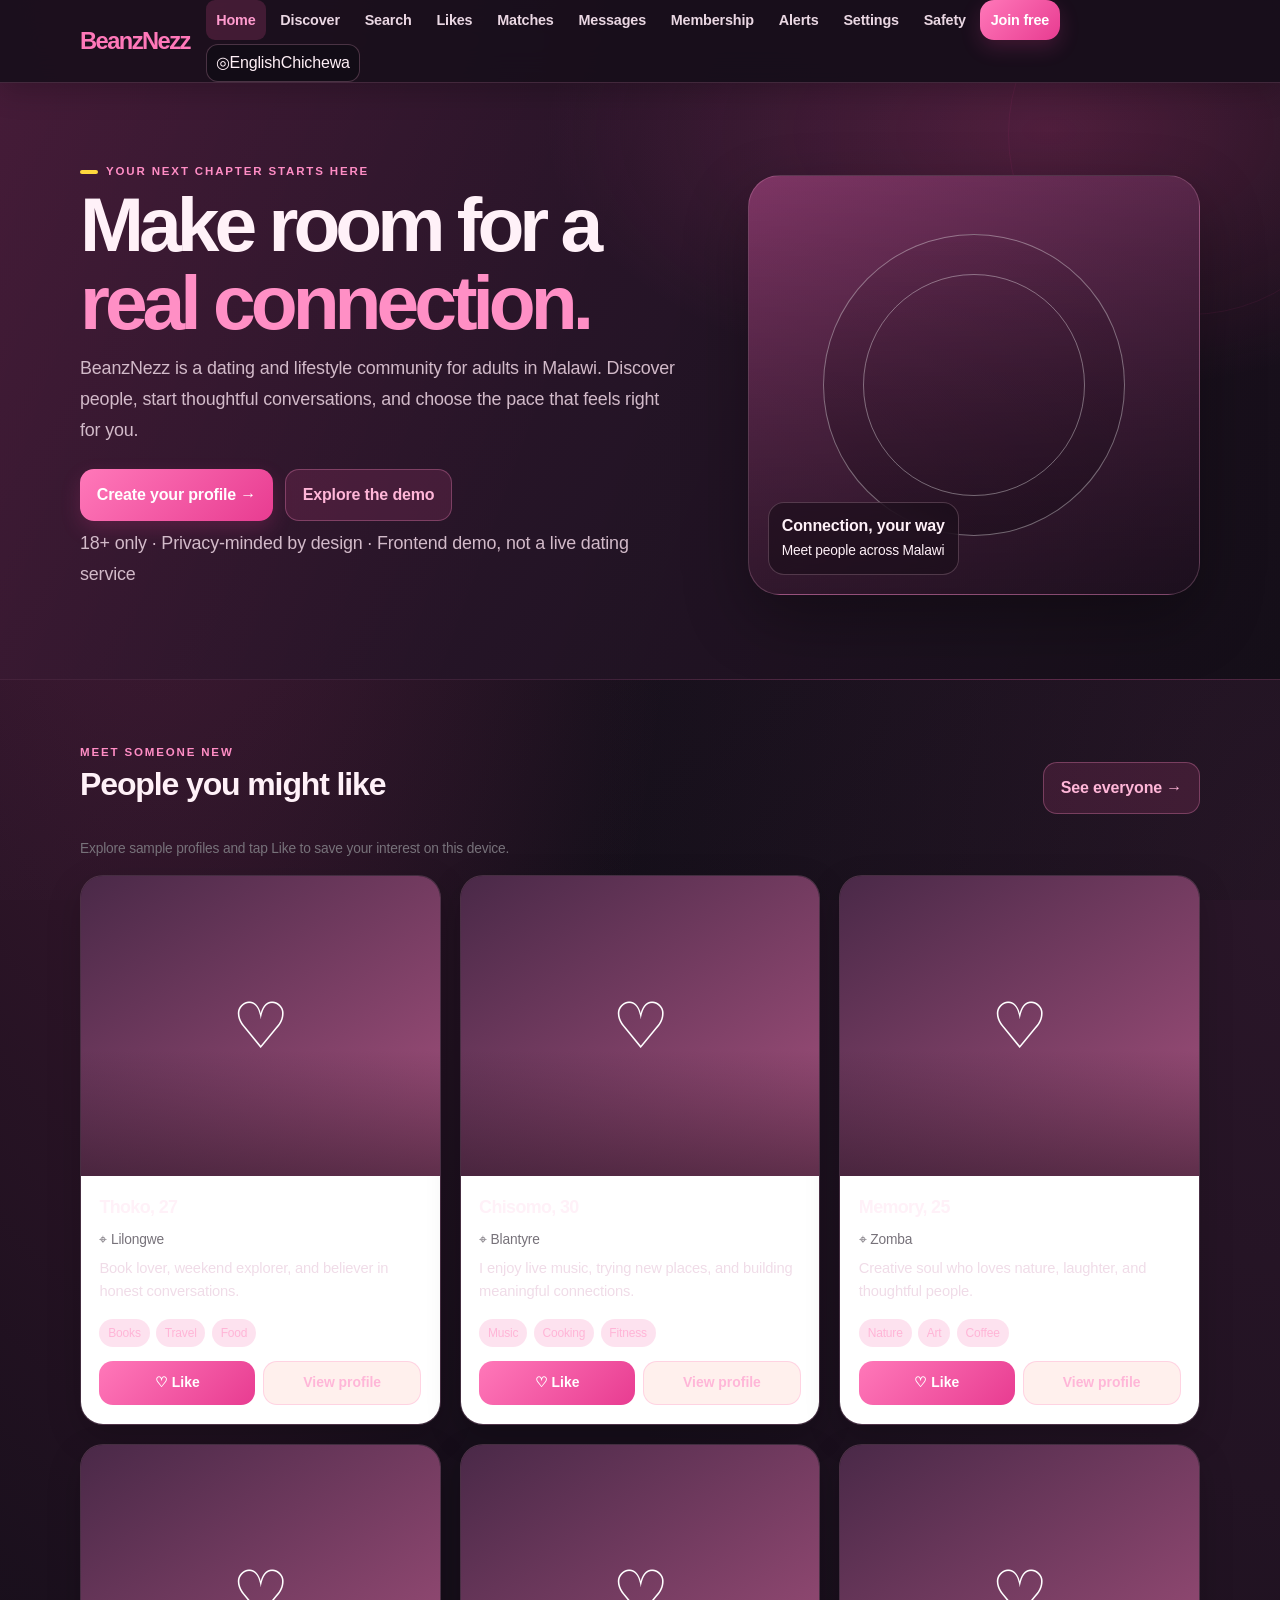
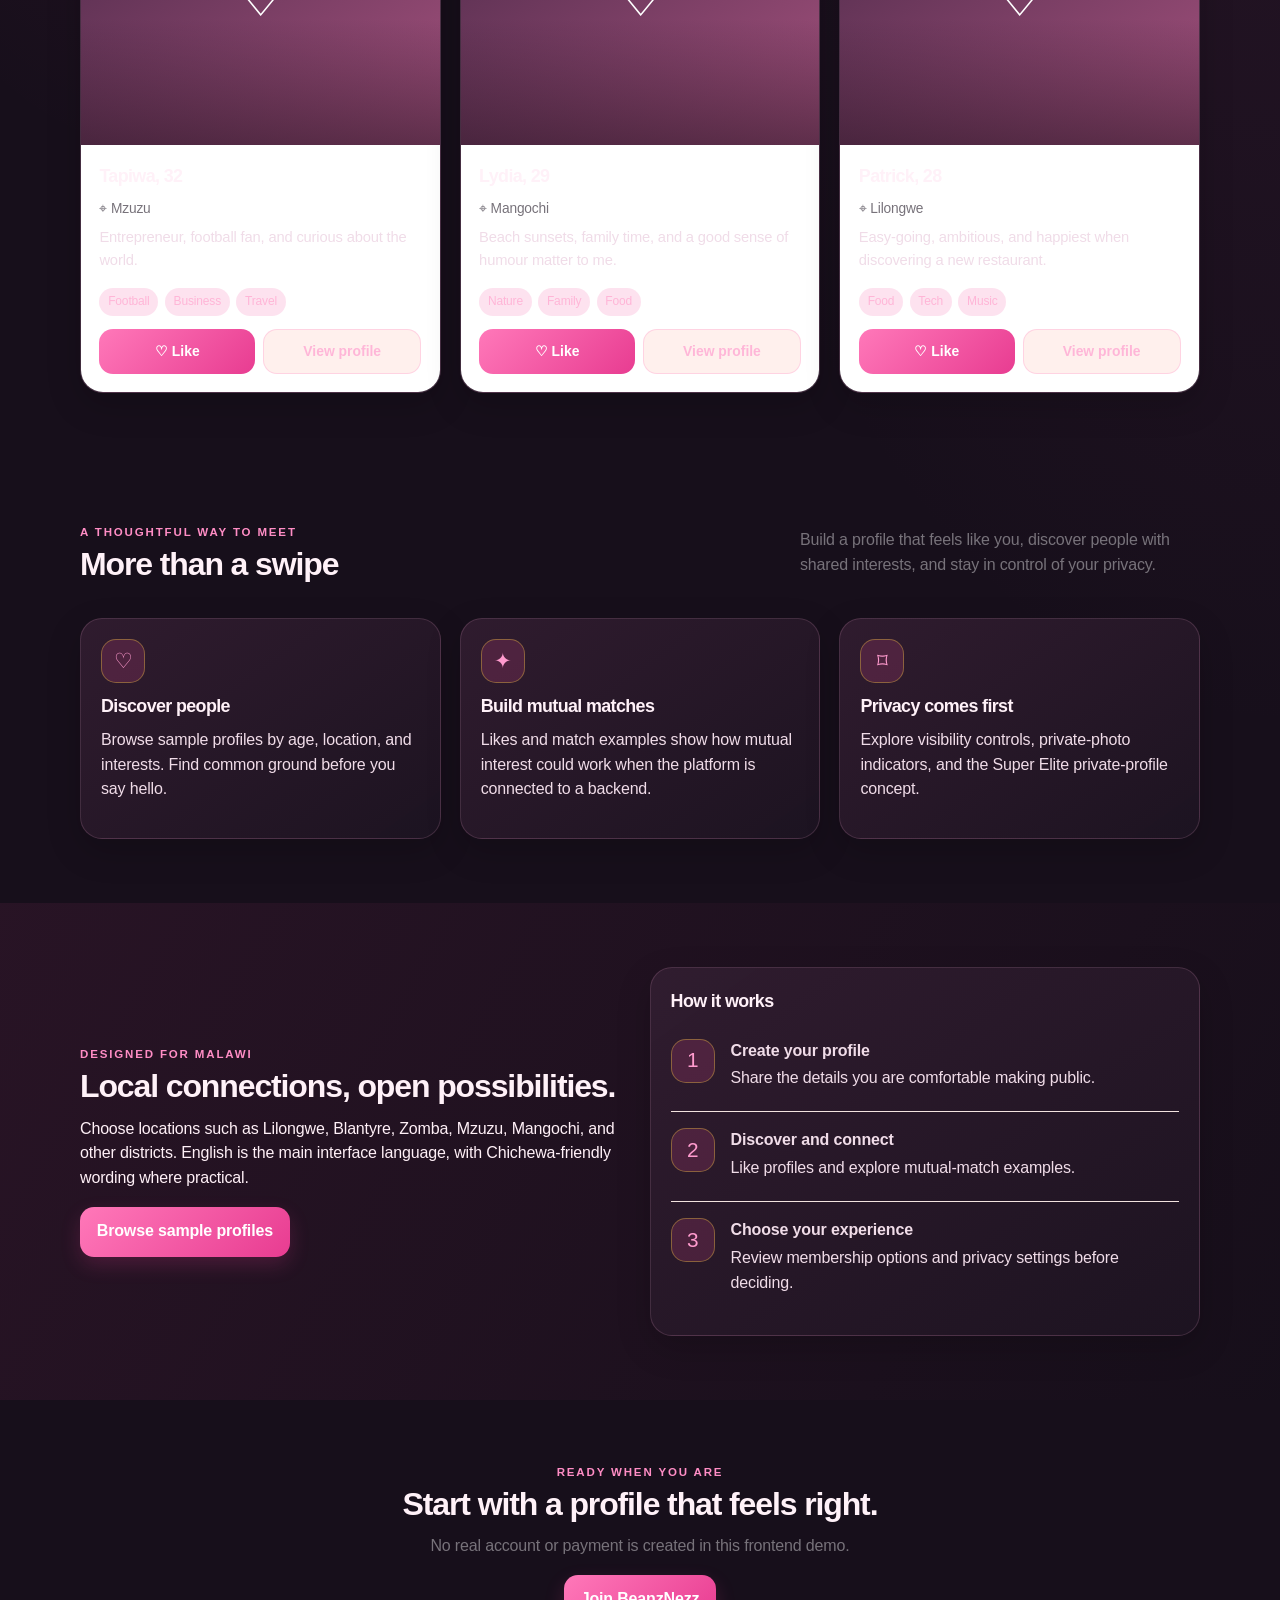
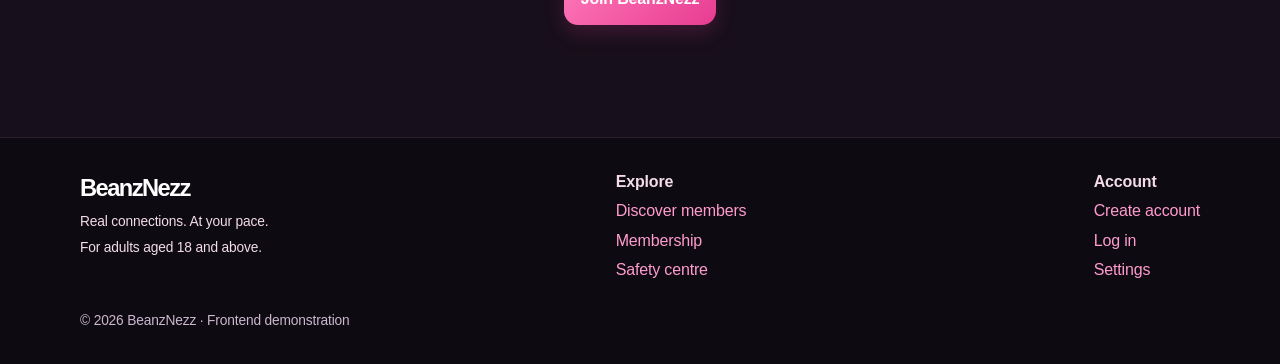
<file: index.html>
<!doctype html>
<html lang="en"><head><meta charset="utf-8"><meta name="viewport" content="width=device-width,initial-scale=1"><meta name="description" content="BeanzNezz adult dating and lifestyle platform frontend demonstration."><meta name="theme-color" content="#ff3d9a"><title>Meet with intention | BeanzNezz</title><link rel="stylesheet" href="style.css"><script src="script.js" defer></script></head><body><header class="site-header"><div class="container nav-wrap"><a class="brand" href="index.html" aria-label="BeanzNezz home">Beanz<span>Nezz</span></a><button class="menu-toggle" aria-expanded="false" aria-label="Open navigation menu">☰ Menu</button><nav class="nav-links" aria-label="Main navigation"><a href="index.html">Home</a><a href="browse.html">Discover</a><a href="search.html">Search</a><a href="likes.html">Likes</a><a href="matches.html">Matches</a><a href="messages.html">Messages</a><a href="membership.html">Membership</a><a href="notifications.html">Alerts</a><a href="settings.html">Settings</a><a href="safety.html">Safety</a><a class="btn" href="signup.html">Join free</a><label class="language-control" aria-label="Choose language"><span class="language-globe" aria-hidden="true">◎</span><select class="language-select" id="language-select" aria-label="Language"><option value="en">English</option><option value="ny">Chichewa</option></select></label></nav></div></header><main>
<section class="hero"><div class="container hero-grid"><div><div class="eyebrow">Your next chapter starts here</div><h1>Make room for a <span style="color:var(--berry)">real connection.</span></h1><p>BeanzNezz is a dating and lifestyle community for adults in Malawi. Discover people, start thoughtful conversations, and choose the pace that feels right for you.</p><div class="hero-actions"><a class="btn" href="signup.html">Create your profile →</a><a class="btn secondary" href="browse.html">Explore the demo</a></div><p class="small muted">18+ only · Privacy-minded by design · Frontend demo, not a live dating service</p></div><div class="hero-art" aria-label="Decorative heart artwork"><div class="heart-mark">♡</div><div class="art-note"><strong>Connection, your way</strong><br><span class="small">Meet people across Malawi</span></div></div></div></section>

<section class="section home-discover">
  <div class="container">
    <div class="section-head">
      <div><div class="eyebrow">Meet someone new</div><h2>People you might like</h2></div>
      <a class="btn secondary" href="browse.html">See everyone →</a>
    </div>
    <p class="muted small">Explore sample profiles and tap Like to save your interest on this device.</p>
    <div class="grid three" id="home-profile-results" aria-live="polite"></div>
  </div>
</section>
<section class="section"><div class="container"><div class="section-head"><div><div class="eyebrow">A thoughtful way to meet</div><h2>More than a swipe</h2></div><p class="muted" style="max-width:400px">Build a profile that feels like you, discover people with shared interests, and stay in control of your privacy.</p></div><div class="grid three"><article class="card"><div class="feature-icon">♡</div><h3>Discover people</h3><p class="muted">Browse sample profiles by age, location, and interests. Find common ground before you say hello.</p></article><article class="card"><div class="feature-icon">✦</div><h3>Build mutual matches</h3><p class="muted">Likes and match examples show how mutual interest could work when the platform is connected to a backend.</p></article><article class="card"><div class="feature-icon">⌑</div><h3>Privacy comes first</h3><p class="muted">Explore visibility controls, private-photo indicators, and the Super Elite private-profile concept.</p></article></div></div></section>
<section class="section soft"><div class="container grid two" style="align-items:center"><div><div class="eyebrow">Designed for Malawi</div><h2>Local connections, open possibilities.</h2><p>Choose locations such as Lilongwe, Blantyre, Zomba, Mzuzu, Mangochi, and other districts. English is the main interface language, with Chichewa-friendly wording where practical.</p><a class="btn" href="browse.html">Browse sample profiles</a></div><div class="card"><h3>How it works</h3><div class="list-row"><div class="feature-icon">1</div><div><strong>Create your profile</strong><p>Share the details you are comfortable making public.</p></div></div><div class="list-row"><div class="feature-icon">2</div><div><strong>Discover and connect</strong><p>Like profiles and explore mutual-match examples.</p></div></div><div class="list-row"><div class="feature-icon">3</div><div><strong>Choose your experience</strong><p>Review membership options and privacy settings before deciding.</p></div></div></div></div></section>
<section class="section"><div class="container center"><div class="eyebrow">Ready when you are</div><h2>Start with a profile that feels right.</h2><p class="muted">No real account or payment is created in this frontend demo.</p><a class="btn" href="signup.html">Join BeanzNezz</a></div></section>
</main><footer class="footer"><div class="container footer-grid"><div><a class="brand" style="color:white" href="index.html">Beanz<span>Nezz</span></a><p class="small">Real connections. At your pace.</p><p class="small">For adults aged 18 and above.</p></div><div><strong>Explore</strong><p><a href="browse.html">Discover members</a></p><p><a href="membership.html">Membership</a></p><p><a href="safety.html">Safety centre</a></p></div><div><strong>Account</strong><p><a href="signup.html">Create account</a></p><p><a href="login.html">Log in</a></p><p><a href="settings.html">Settings</a></p></div></div><div class="container small" style="margin-top:1.4rem;color:#cbb8cd">© <span data-year></span> BeanzNezz · Frontend demonstration</div></footer><div class="toast hidden" role="status"></div></body></html>
</file>
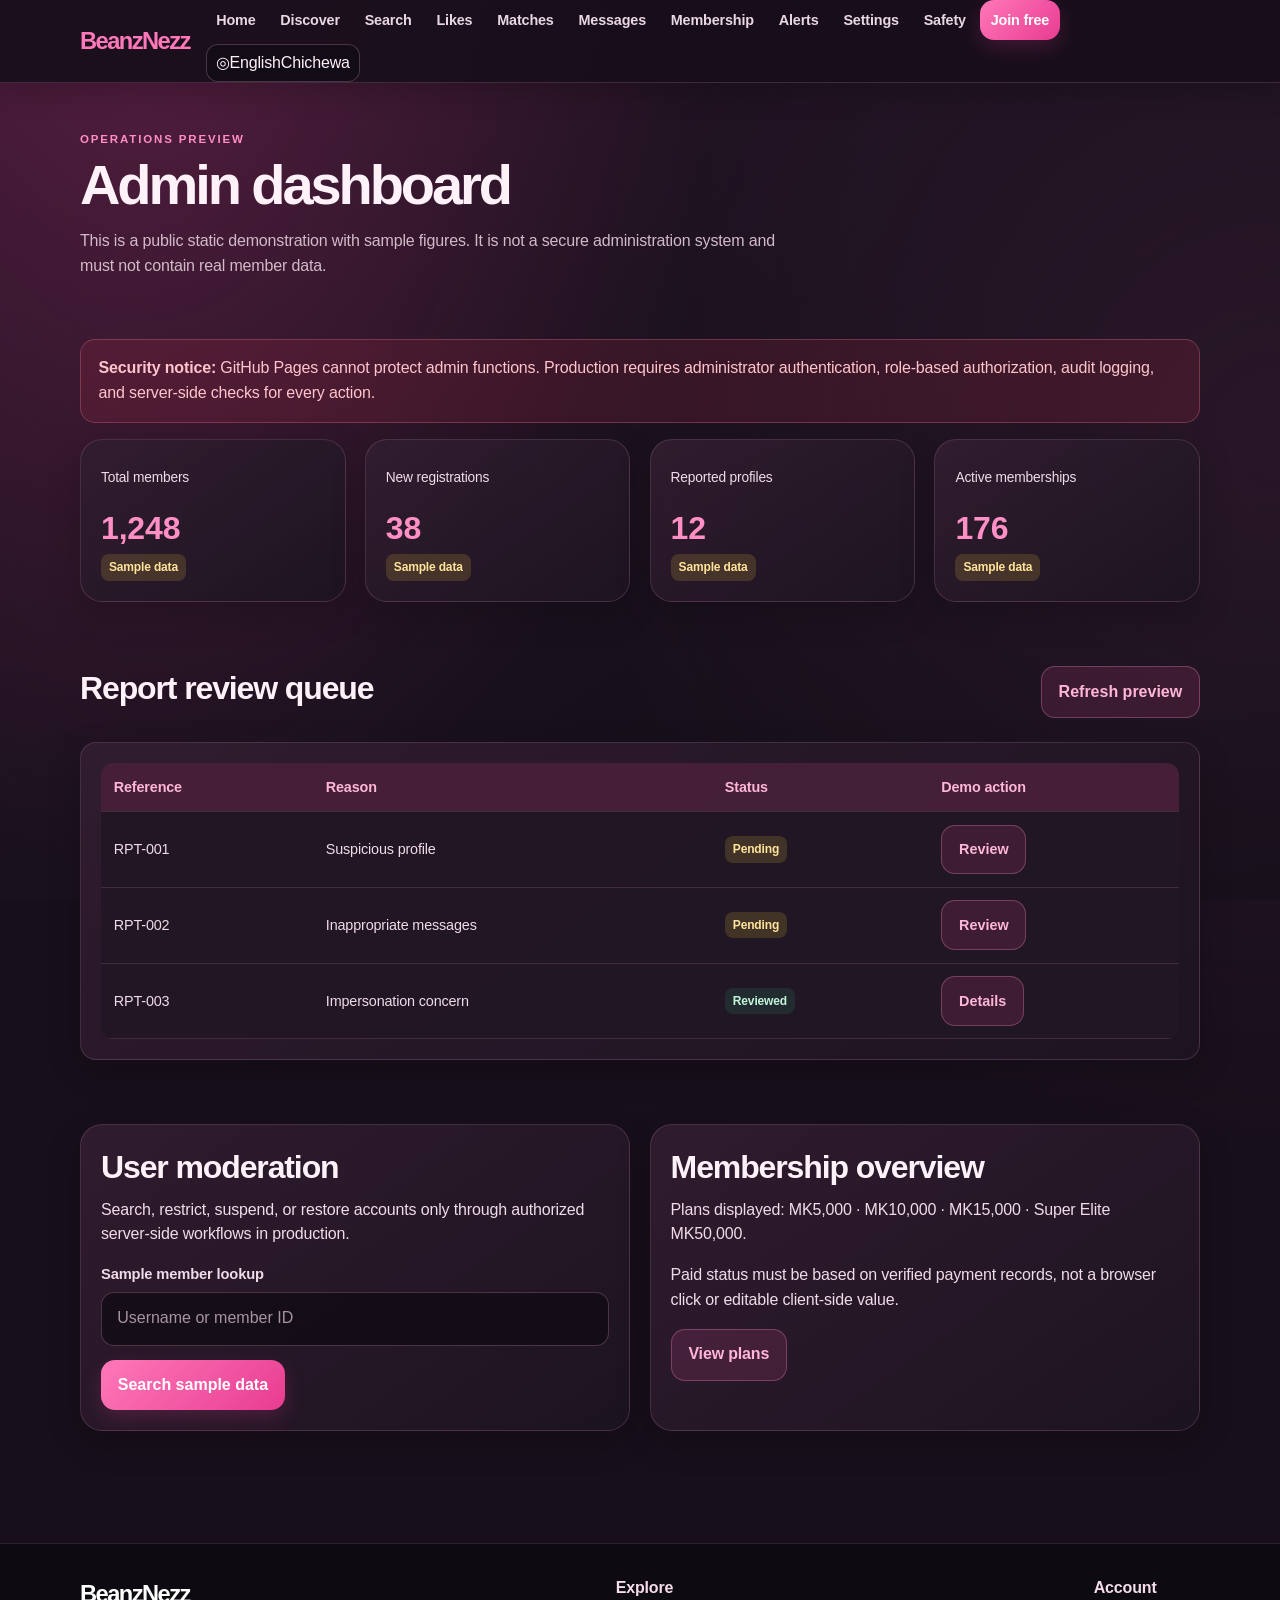
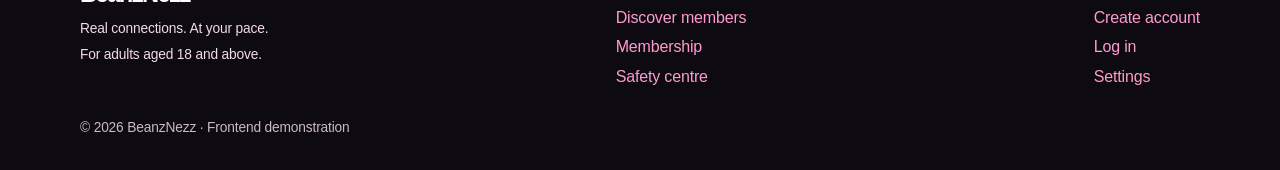
<file: admin.html>
<!doctype html>
<html lang="en"><head><meta charset="utf-8"><meta name="viewport" content="width=device-width,initial-scale=1"><meta name="description" content="BeanzNezz adult dating and lifestyle platform frontend demonstration."><meta name="theme-color" content="#ff3d9a"><title>Admin dashboard demo | BeanzNezz</title><link rel="stylesheet" href="style.css"><script src="script.js" defer></script></head><body><header class="site-header"><div class="container nav-wrap"><a class="brand" href="index.html" aria-label="BeanzNezz home">Beanz<span>Nezz</span></a><button class="menu-toggle" aria-expanded="false" aria-label="Open navigation menu">☰ Menu</button><nav class="nav-links" aria-label="Main navigation"><a href="index.html">Home</a><a href="browse.html">Discover</a><a href="search.html">Search</a><a href="likes.html">Likes</a><a href="matches.html">Matches</a><a href="messages.html">Messages</a><a href="membership.html">Membership</a><a href="notifications.html">Alerts</a><a href="settings.html">Settings</a><a href="safety.html">Safety</a><a class="btn" href="signup.html">Join free</a><label class="language-control" aria-label="Choose language"><span class="language-globe" aria-hidden="true">◎</span><select class="language-select" id="language-select" aria-label="Language"><option value="en">English</option><option value="ny">Chichewa</option></select></label></nav></div></header><main>
<section class="page-intro container"><div class="eyebrow">Operations preview</div><h1>Admin dashboard</h1><p>This is a public static demonstration with sample figures. It is not a secure administration system and must not contain real member data.</p></section><section class="container"><div class="notice error"><strong>Security notice:</strong> GitHub Pages cannot protect admin functions. Production requires administrator authentication, role-based authorization, audit logging, and server-side checks for every action.</div><div class="grid four"><div class="card"><p class="muted small">Total members</p><div class="stat">1,248</div><span class="badge">Sample data</span></div><div class="card"><p class="muted small">New registrations</p><div class="stat">38</div><span class="badge">Sample data</span></div><div class="card"><p class="muted small">Reported profiles</p><div class="stat">12</div><span class="badge">Sample data</span></div><div class="card"><p class="muted small">Active memberships</p><div class="stat">176</div><span class="badge">Sample data</span></div></div><section class="section" style="padding-bottom:0"><div class="section-head"><h2>Report review queue</h2><button class="secondary" data-demo-action="The report queue is sample data and has not been connected to a moderation system.">Refresh preview</button></div><div class="card table-wrap"><table><thead><tr><th>Reference</th><th>Reason</th><th>Status</th><th>Demo action</th></tr></thead><tbody><tr><td>RPT-001</td><td>Suspicious profile</td><td><span class="badge">Pending</span></td><td><button class="secondary" data-demo-action="Sample report opened. No real case was changed.">Review</button></td></tr><tr><td>RPT-002</td><td>Inappropriate messages</td><td><span class="badge">Pending</span></td><td><button class="secondary" data-demo-action="Sample report opened. No real case was changed.">Review</button></td></tr><tr><td>RPT-003</td><td>Impersonation concern</td><td><span class="badge green">Reviewed</span></td><td><button class="secondary" data-demo-action="This is a static sample row; no moderation action occurred.">Details</button></td></tr></tbody></table></div></section><section class="section"><div class="grid two"><div class="card"><h2>User moderation</h2><p class="muted">Search, restrict, suspend, or restore accounts only through authorized server-side workflows in production.</p><div class="field"><label for="admin-search">Sample member lookup</label><input id="admin-search" placeholder="Username or member ID"></div><button data-demo-action="No real members are searchable from this static dashboard.">Search sample data</button></div><div class="card"><h2>Membership overview</h2><p>Plans displayed: MK5,000 · MK10,000 · MK15,000 · Super Elite MK50,000.</p><p class="muted">Paid status must be based on verified payment records, not a browser click or editable client-side value.</p><a class="btn secondary" href="membership.html">View plans</a></div></div></section></section>
</main><footer class="footer"><div class="container footer-grid"><div><a class="brand" style="color:white" href="index.html">Beanz<span>Nezz</span></a><p class="small">Real connections. At your pace.</p><p class="small">For adults aged 18 and above.</p></div><div><strong>Explore</strong><p><a href="browse.html">Discover members</a></p><p><a href="membership.html">Membership</a></p><p><a href="safety.html">Safety centre</a></p></div><div><strong>Account</strong><p><a href="signup.html">Create account</a></p><p><a href="login.html">Log in</a></p><p><a href="settings.html">Settings</a></p></div></div><div class="container small" style="margin-top:1.4rem;color:#cbb8cd">© <span data-year></span> BeanzNezz · Frontend demonstration</div></footer><div class="toast hidden" role="status"></div></body></html>
</file>
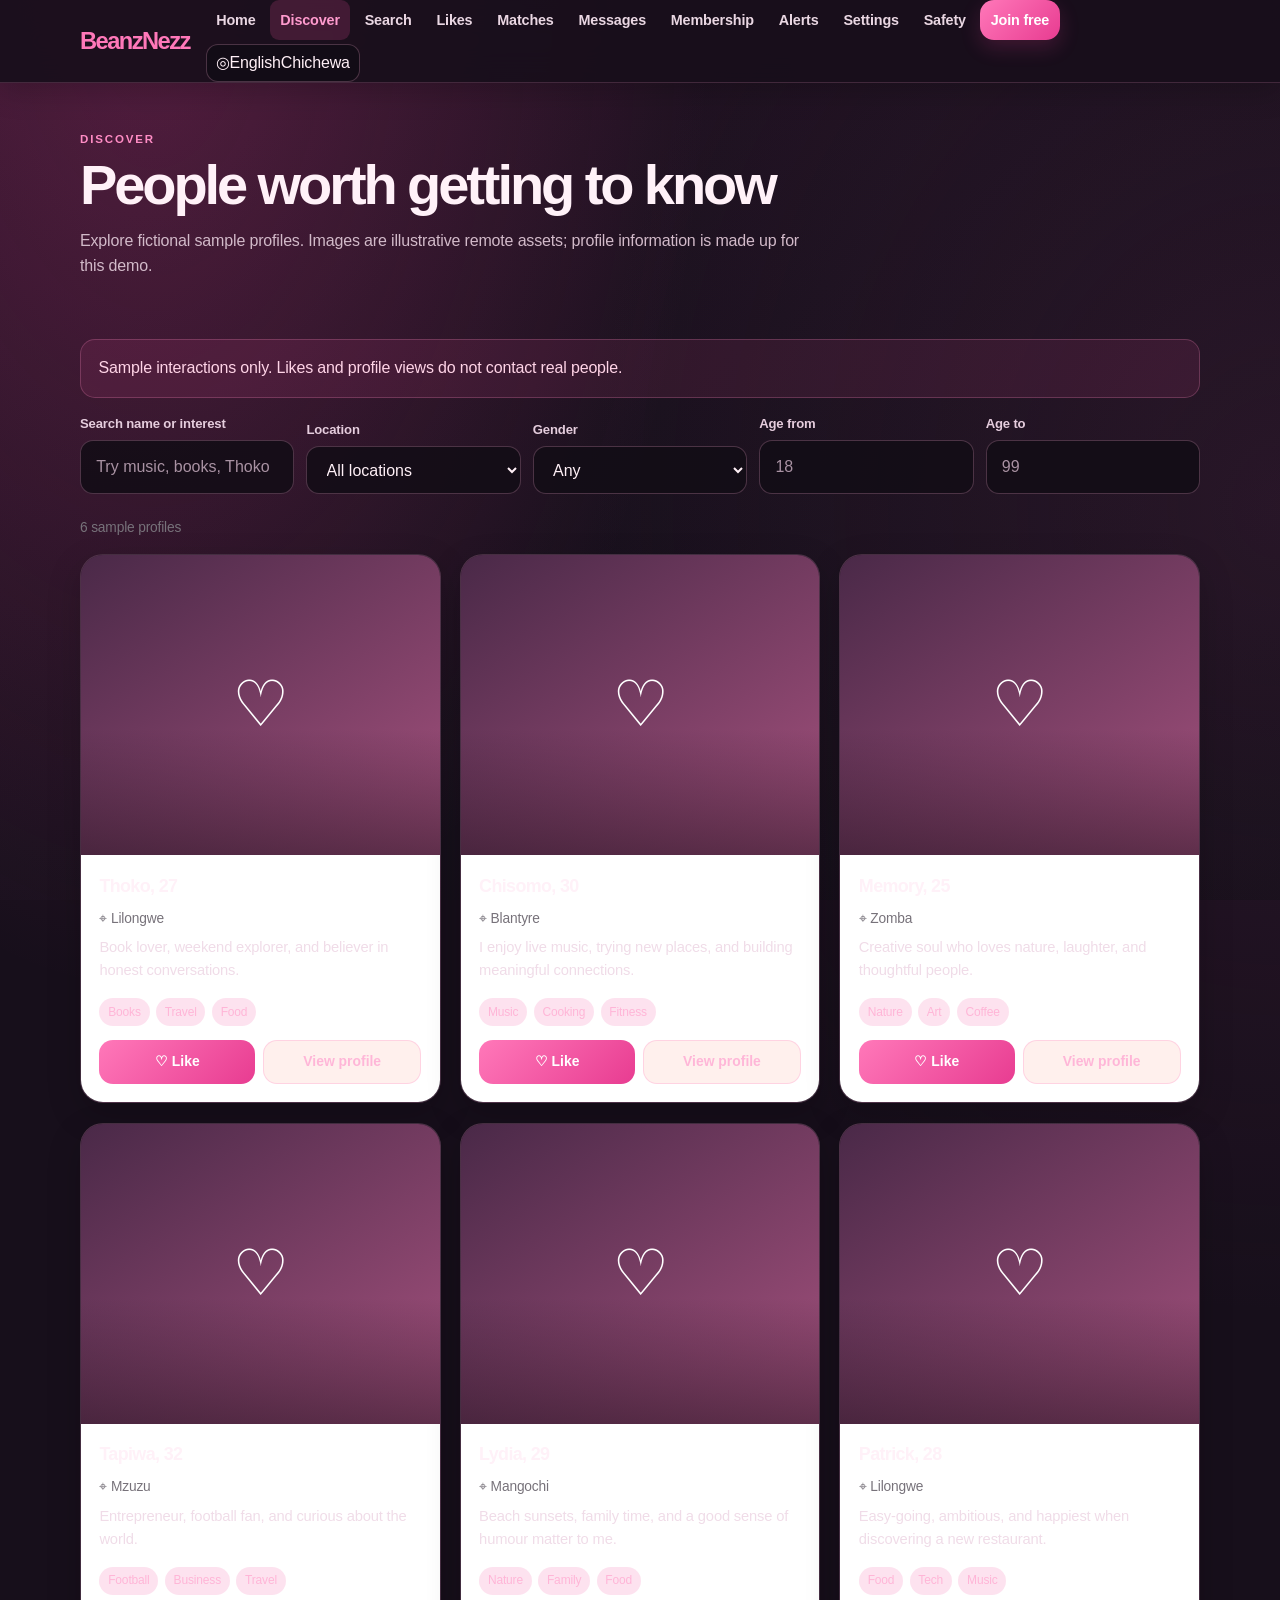
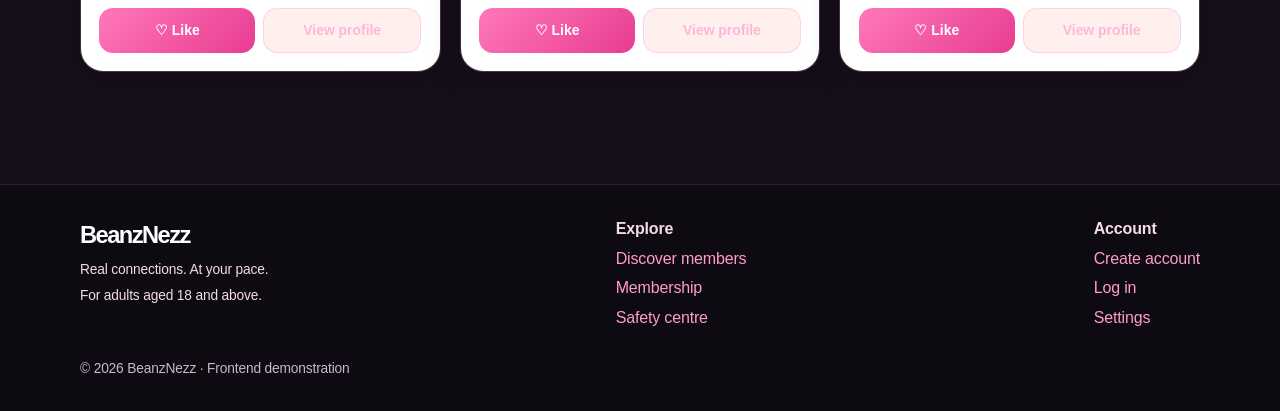
<file: browse.html>
<!doctype html>
<html lang="en"><head><meta charset="utf-8"><meta name="viewport" content="width=device-width,initial-scale=1"><meta name="description" content="BeanzNezz adult dating and lifestyle platform frontend demonstration."><meta name="theme-color" content="#ff3d9a"><title>Discover members | BeanzNezz</title><link rel="stylesheet" href="style.css"><script src="script.js" defer></script></head><body><header class="site-header"><div class="container nav-wrap"><a class="brand" href="index.html" aria-label="BeanzNezz home">Beanz<span>Nezz</span></a><button class="menu-toggle" aria-expanded="false" aria-label="Open navigation menu">☰ Menu</button><nav class="nav-links" aria-label="Main navigation"><a href="index.html">Home</a><a href="browse.html">Discover</a><a href="search.html">Search</a><a href="likes.html">Likes</a><a href="matches.html">Matches</a><a href="messages.html">Messages</a><a href="membership.html">Membership</a><a href="notifications.html">Alerts</a><a href="settings.html">Settings</a><a href="safety.html">Safety</a><a class="btn" href="signup.html">Join free</a><label class="language-control" aria-label="Choose language"><span class="language-globe" aria-hidden="true">◎</span><select class="language-select" id="language-select" aria-label="Language"><option value="en">English</option><option value="ny">Chichewa</option></select></label></nav></div></header><main><section class="page-intro container"><div class="eyebrow">Discover</div><h1>People worth getting to know</h1><p>Explore fictional sample profiles. Images are illustrative remote assets; profile information is made up for this demo.</p></section><section class="container section" style="padding-top:0"><div class="notice info">Sample interactions only. Likes and profile views do not contact real people.</div><div class="toolbar"><div class="field"><label for="search-name">Search name or interest</label><input id="search-name" placeholder="Try music, books, Thoko"></div><div class="field"><label for="filter-location">Location</label><select id="filter-location"><option value="">All locations</option><option>Lilongwe</option><option>Blantyre</option><option>Zomba</option><option>Mzuzu</option><option>Mangochi</option></select></div><div class="field"><label for="filter-gender">Gender</label><select id="filter-gender"><option value="">Any</option><option>Woman</option><option>Man</option></select></div><div class="field"><label for="filter-min">Age from</label><input id="filter-min" type="number" min="18" max="99" placeholder="18"></div><div class="field"><label for="filter-max">Age to</label><input id="filter-max" type="number" min="18" max="99" placeholder="99"></div></div><p class="small muted" id="result-count" aria-live="polite"></p><div class="grid three" id="profile-results"></div></section></main><footer class="footer"><div class="container footer-grid"><div><a class="brand" style="color:white" href="index.html">Beanz<span>Nezz</span></a><p class="small">Real connections. At your pace.</p><p class="small">For adults aged 18 and above.</p></div><div><strong>Explore</strong><p><a href="browse.html">Discover members</a></p><p><a href="membership.html">Membership</a></p><p><a href="safety.html">Safety centre</a></p></div><div><strong>Account</strong><p><a href="signup.html">Create account</a></p><p><a href="login.html">Log in</a></p><p><a href="settings.html">Settings</a></p></div></div><div class="container small" style="margin-top:1.4rem;color:#cbb8cd">© <span data-year></span> BeanzNezz · Frontend demonstration</div></footer><div class="toast hidden" role="status"></div></body></html>
</file>
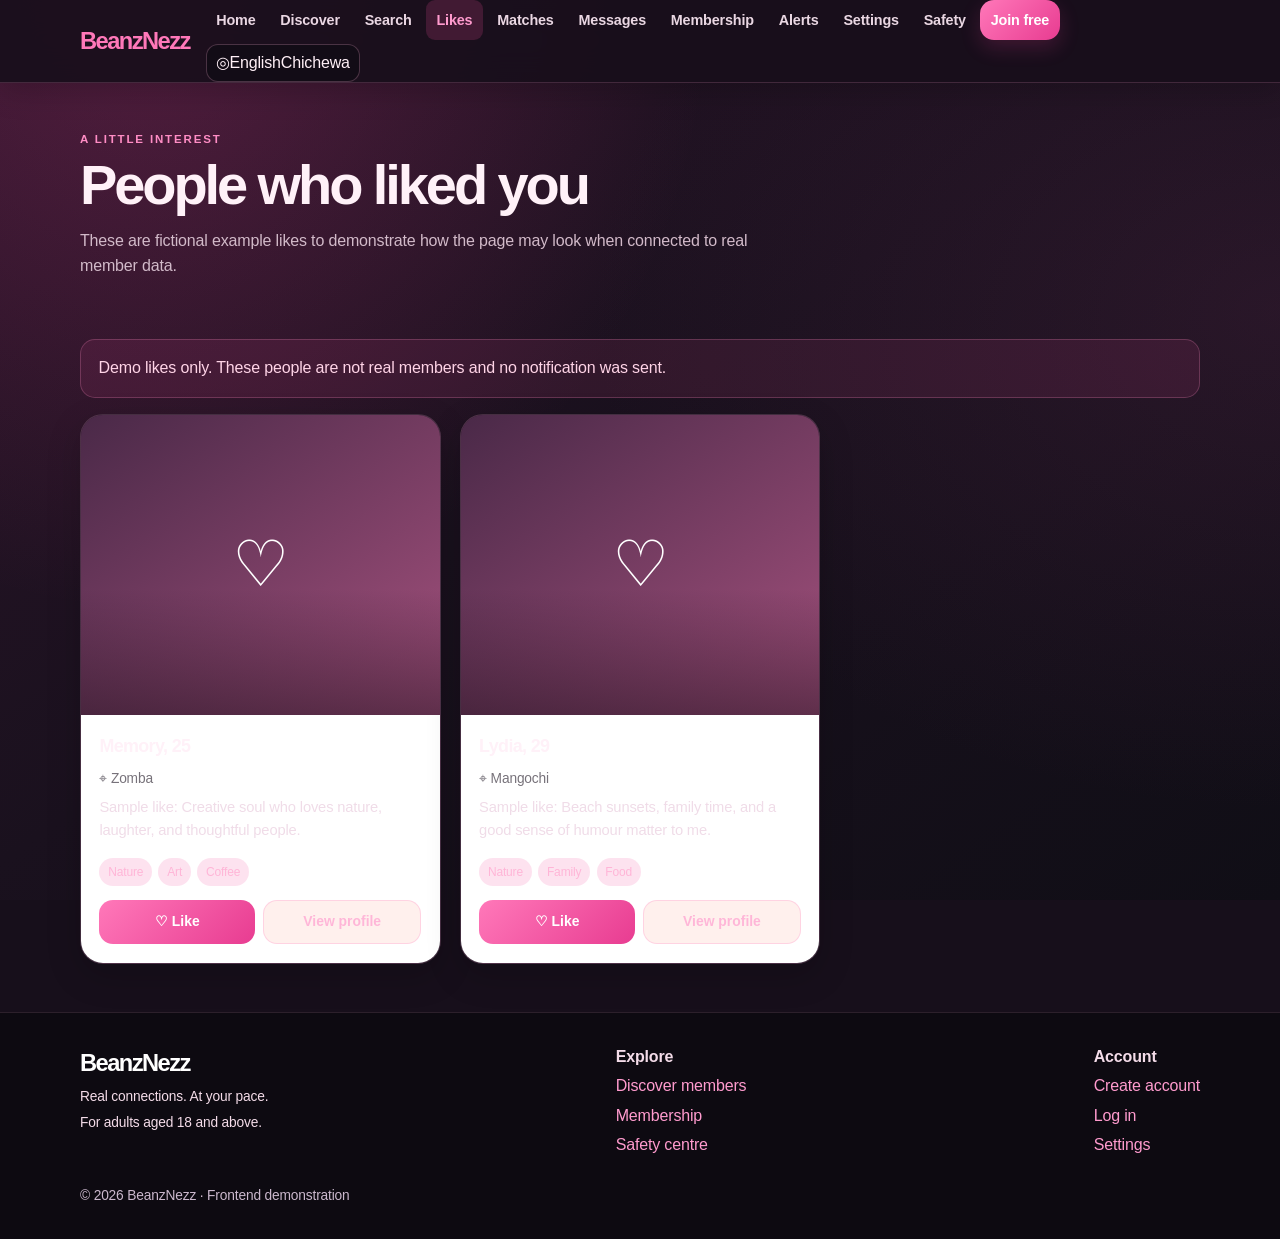
<file: likes.html>
<!doctype html>
<html lang="en"><head><meta charset="utf-8"><meta name="viewport" content="width=device-width,initial-scale=1"><meta name="description" content="BeanzNezz adult dating and lifestyle platform frontend demonstration."><meta name="theme-color" content="#ff3d9a"><title>Likes | BeanzNezz</title><link rel="stylesheet" href="style.css"><script src="script.js" defer></script></head><body><header class="site-header"><div class="container nav-wrap"><a class="brand" href="index.html" aria-label="BeanzNezz home">Beanz<span>Nezz</span></a><button class="menu-toggle" aria-expanded="false" aria-label="Open navigation menu">☰ Menu</button><nav class="nav-links" aria-label="Main navigation"><a href="index.html">Home</a><a href="browse.html">Discover</a><a href="search.html">Search</a><a href="likes.html">Likes</a><a href="matches.html">Matches</a><a href="messages.html">Messages</a><a href="membership.html">Membership</a><a href="notifications.html">Alerts</a><a href="settings.html">Settings</a><a href="safety.html">Safety</a><a class="btn" href="signup.html">Join free</a><label class="language-control" aria-label="Choose language"><span class="language-globe" aria-hidden="true">◎</span><select class="language-select" id="language-select" aria-label="Language"><option value="en">English</option><option value="ny">Chichewa</option></select></label></nav></div></header><main>
<section class="page-intro container"><div class="eyebrow">A little interest</div><h1>People who liked you</h1><p>These are fictional example likes to demonstrate how the page may look when connected to real member data.</p></section><section class="container"><div class="notice info">Demo likes only. These people are not real members and no notification was sent.</div><div class="grid three" id="likes-results"></div></section>
</main><footer class="footer"><div class="container footer-grid"><div><a class="brand" style="color:white" href="index.html">Beanz<span>Nezz</span></a><p class="small">Real connections. At your pace.</p><p class="small">For adults aged 18 and above.</p></div><div><strong>Explore</strong><p><a href="browse.html">Discover members</a></p><p><a href="membership.html">Membership</a></p><p><a href="safety.html">Safety centre</a></p></div><div><strong>Account</strong><p><a href="signup.html">Create account</a></p><p><a href="login.html">Log in</a></p><p><a href="settings.html">Settings</a></p></div></div><div class="container small" style="margin-top:1.4rem;color:#cbb8cd">© <span data-year></span> BeanzNezz · Frontend demonstration</div></footer><div class="toast hidden" role="status"></div></body></html>
</file>
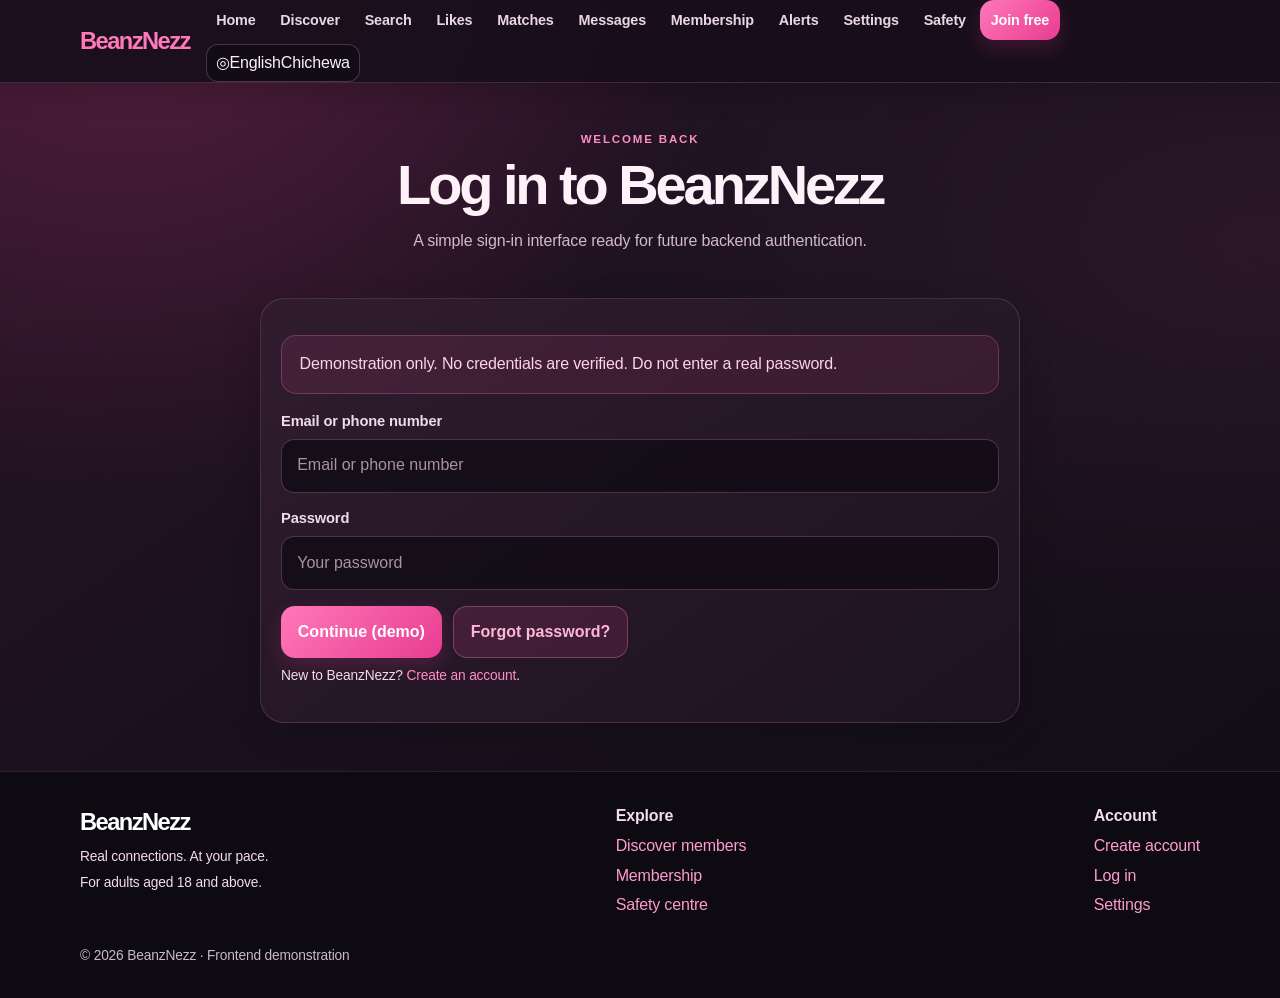
<file: login.html>
<!doctype html>
<html lang="en"><head><meta charset="utf-8"><meta name="viewport" content="width=device-width,initial-scale=1"><meta name="description" content="BeanzNezz adult dating and lifestyle platform frontend demonstration."><meta name="theme-color" content="#ff3d9a"><title>Log in | BeanzNezz</title><link rel="stylesheet" href="style.css"><script src="script.js" defer></script></head><body><header class="site-header"><div class="container nav-wrap"><a class="brand" href="index.html" aria-label="BeanzNezz home">Beanz<span>Nezz</span></a><button class="menu-toggle" aria-expanded="false" aria-label="Open navigation menu">☰ Menu</button><nav class="nav-links" aria-label="Main navigation"><a href="index.html">Home</a><a href="browse.html">Discover</a><a href="search.html">Search</a><a href="likes.html">Likes</a><a href="matches.html">Matches</a><a href="messages.html">Messages</a><a href="membership.html">Membership</a><a href="notifications.html">Alerts</a><a href="settings.html">Settings</a><a href="safety.html">Safety</a><a class="btn" href="signup.html">Join free</a><label class="language-control" aria-label="Choose language"><span class="language-globe" aria-hidden="true">◎</span><select class="language-select" id="language-select" aria-label="Language"><option value="en">English</option><option value="ny">Chichewa</option></select></label></nav></div></header><main>
<section class="page-intro container center"><div class="eyebrow">Welcome back</div><h1>Log in to BeanzNezz</h1><p style="margin:auto">A simple sign-in interface ready for future backend authentication.</p></section><section class="container"><form class="card form-card" id="login-form"><div class="notice info">Demonstration only. No credentials are verified. Do not enter a real password.</div><div class="field"><label for="login-contact">Email or phone number</label><input id="login-contact" required autocomplete="username" placeholder="Email or phone number"></div><div class="field"><label for="login-password">Password</label><input id="login-password" type="password" required autocomplete="current-password" placeholder="Your password"></div><div class="form-actions"><button type="submit">Continue (demo)</button><button class="secondary" type="button" data-demo-action="Account recovery will be connected in the backend stage.">Forgot password?</button></div><p class="muted small">New to BeanzNezz? <a href="signup.html">Create an account</a>.</p></form></section>
</main><footer class="footer"><div class="container footer-grid"><div><a class="brand" style="color:white" href="index.html">Beanz<span>Nezz</span></a><p class="small">Real connections. At your pace.</p><p class="small">For adults aged 18 and above.</p></div><div><strong>Explore</strong><p><a href="browse.html">Discover members</a></p><p><a href="membership.html">Membership</a></p><p><a href="safety.html">Safety centre</a></p></div><div><strong>Account</strong><p><a href="signup.html">Create account</a></p><p><a href="login.html">Log in</a></p><p><a href="settings.html">Settings</a></p></div></div><div class="container small" style="margin-top:1.4rem;color:#cbb8cd">© <span data-year></span> BeanzNezz · Frontend demonstration</div></footer><div class="toast hidden" role="status"></div></body></html>
</file>
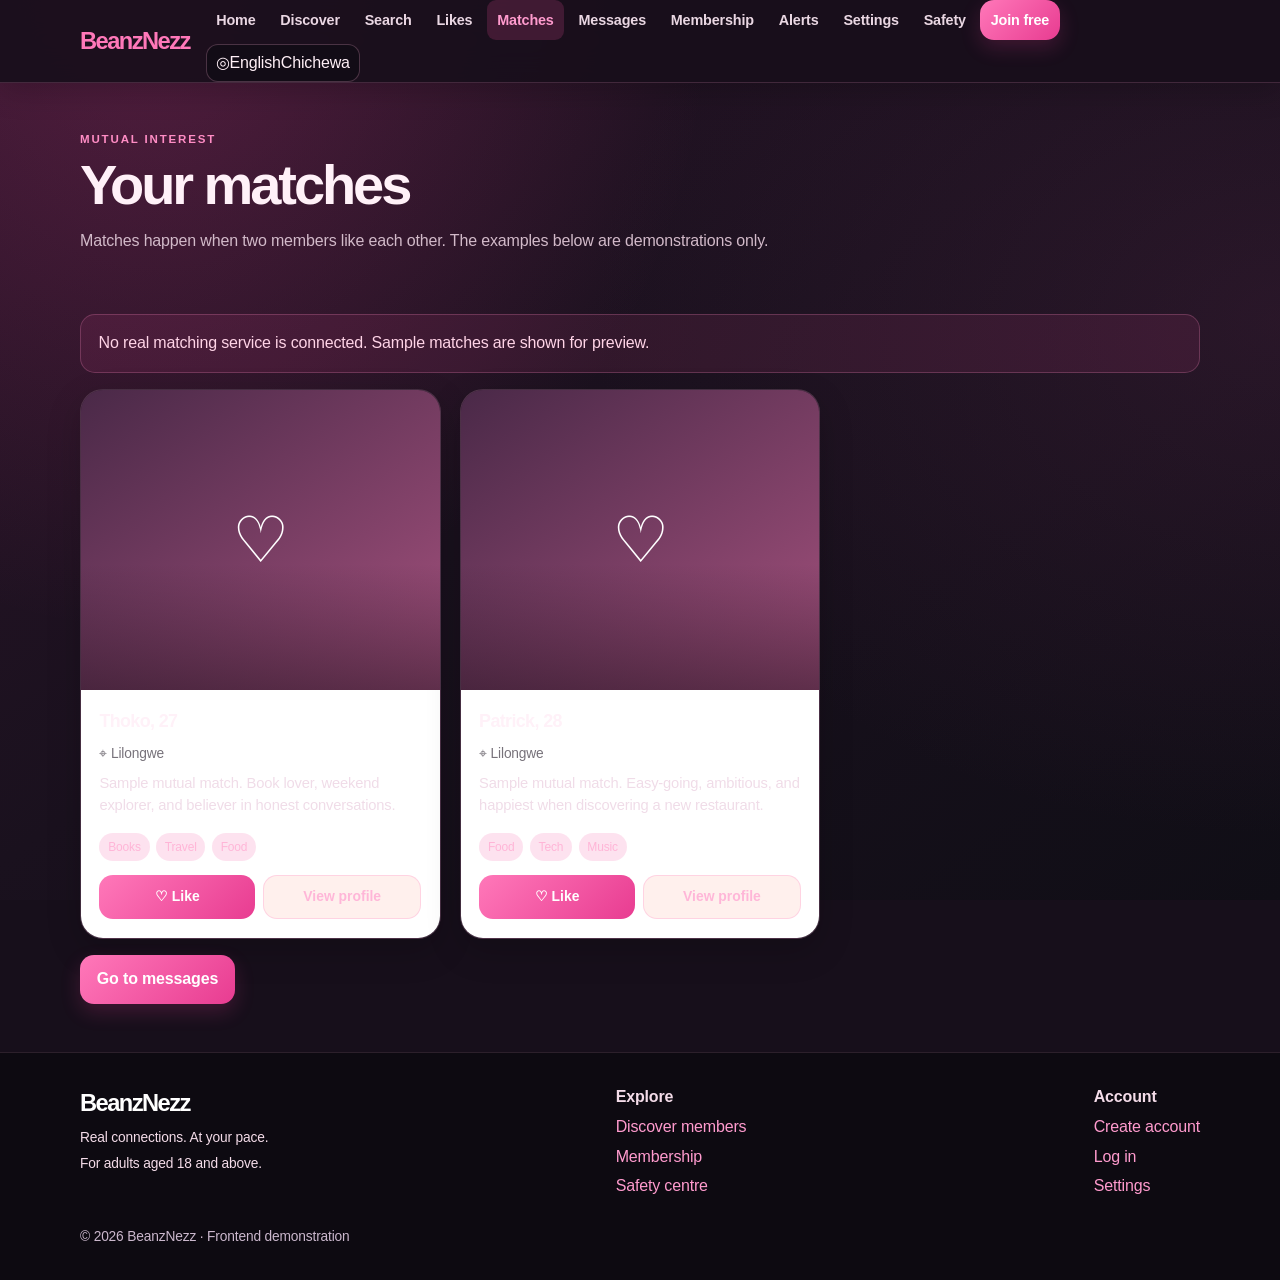
<file: matches.html>
<!doctype html>
<html lang="en"><head><meta charset="utf-8"><meta name="viewport" content="width=device-width,initial-scale=1"><meta name="description" content="BeanzNezz adult dating and lifestyle platform frontend demonstration."><meta name="theme-color" content="#ff3d9a"><title>Matches | BeanzNezz</title><link rel="stylesheet" href="style.css"><script src="script.js" defer></script></head><body><header class="site-header"><div class="container nav-wrap"><a class="brand" href="index.html" aria-label="BeanzNezz home">Beanz<span>Nezz</span></a><button class="menu-toggle" aria-expanded="false" aria-label="Open navigation menu">☰ Menu</button><nav class="nav-links" aria-label="Main navigation"><a href="index.html">Home</a><a href="browse.html">Discover</a><a href="search.html">Search</a><a href="likes.html">Likes</a><a href="matches.html">Matches</a><a href="messages.html">Messages</a><a href="membership.html">Membership</a><a href="notifications.html">Alerts</a><a href="settings.html">Settings</a><a href="safety.html">Safety</a><a class="btn" href="signup.html">Join free</a><label class="language-control" aria-label="Choose language"><span class="language-globe" aria-hidden="true">◎</span><select class="language-select" id="language-select" aria-label="Language"><option value="en">English</option><option value="ny">Chichewa</option></select></label></nav></div></header><main>
<section class="page-intro container"><div class="eyebrow">Mutual interest</div><h1>Your matches</h1><p>Matches happen when two members like each other. The examples below are demonstrations only.</p></section><section class="container"><div class="notice info">No real matching service is connected. Sample matches are shown for preview.</div><div class="grid three" id="matches-results"></div><div class="spacer"></div><a class="btn" href="messages.html">Go to messages</a></section>
</main><footer class="footer"><div class="container footer-grid"><div><a class="brand" style="color:white" href="index.html">Beanz<span>Nezz</span></a><p class="small">Real connections. At your pace.</p><p class="small">For adults aged 18 and above.</p></div><div><strong>Explore</strong><p><a href="browse.html">Discover members</a></p><p><a href="membership.html">Membership</a></p><p><a href="safety.html">Safety centre</a></p></div><div><strong>Account</strong><p><a href="signup.html">Create account</a></p><p><a href="login.html">Log in</a></p><p><a href="settings.html">Settings</a></p></div></div><div class="container small" style="margin-top:1.4rem;color:#cbb8cd">© <span data-year></span> BeanzNezz · Frontend demonstration</div></footer><div class="toast hidden" role="status"></div></body></html>
</file>
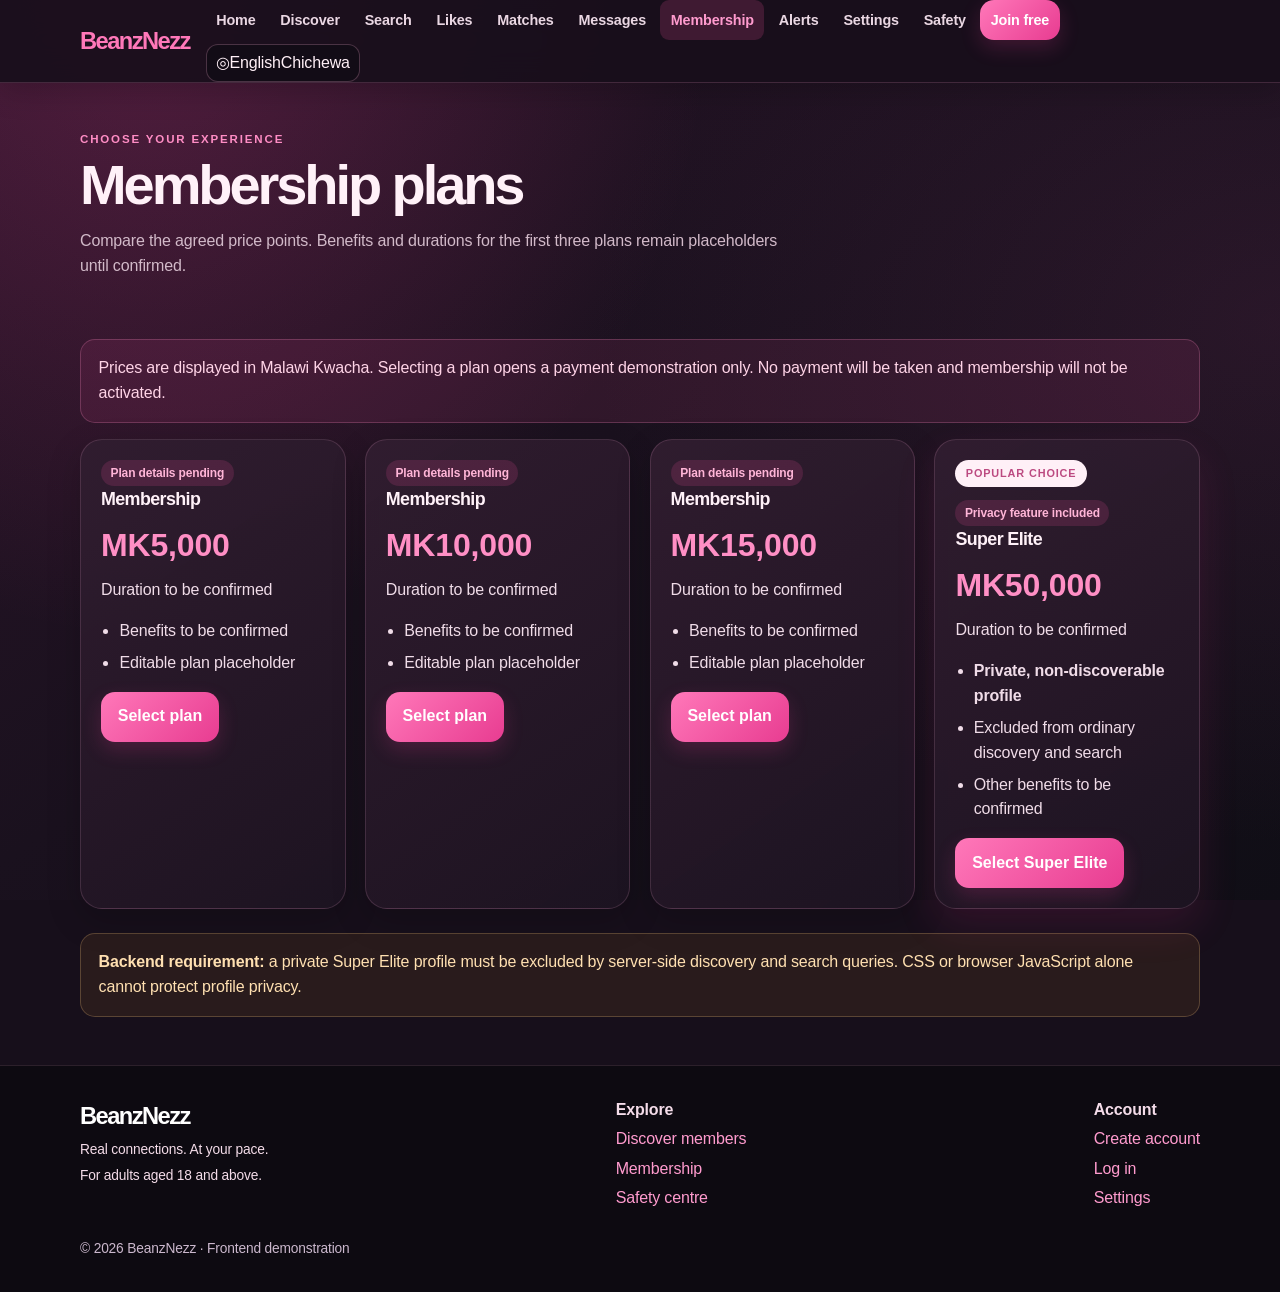
<file: membership.html>
<!doctype html>
<html lang="en"><head><meta charset="utf-8"><meta name="viewport" content="width=device-width,initial-scale=1"><meta name="description" content="BeanzNezz adult dating and lifestyle platform frontend demonstration."><meta name="theme-color" content="#ff3d9a"><title>Membership plans | BeanzNezz</title><link rel="stylesheet" href="style.css"><script src="script.js" defer></script></head><body><header class="site-header"><div class="container nav-wrap"><a class="brand" href="index.html" aria-label="BeanzNezz home">Beanz<span>Nezz</span></a><button class="menu-toggle" aria-expanded="false" aria-label="Open navigation menu">☰ Menu</button><nav class="nav-links" aria-label="Main navigation"><a href="index.html">Home</a><a href="browse.html">Discover</a><a href="search.html">Search</a><a href="likes.html">Likes</a><a href="matches.html">Matches</a><a href="messages.html">Messages</a><a href="membership.html">Membership</a><a href="notifications.html">Alerts</a><a href="settings.html">Settings</a><a href="safety.html">Safety</a><a class="btn" href="signup.html">Join free</a><label class="language-control" aria-label="Choose language"><span class="language-globe" aria-hidden="true">◎</span><select class="language-select" id="language-select" aria-label="Language"><option value="en">English</option><option value="ny">Chichewa</option></select></label></nav></div></header><main>
<section class="page-intro container"><div class="eyebrow">Choose your experience</div><h1>Membership plans</h1><p>Compare the agreed price points. Benefits and durations for the first three plans remain placeholders until confirmed.</p></section><section class="container"><div class="notice info">Prices are displayed in Malawi Kwacha. Selecting a plan opens a payment demonstration only. No payment will be taken and membership will not be activated.</div><div class="grid four"><article class="card plan"><span class="pill">Plan details pending</span><h3>Membership</h3><div class="price">MK5,000</div><p class="muted">Duration to be confirmed</p><ul><li>Benefits to be confirmed</li><li>Editable plan placeholder</li></ul><button data-select-plan="plan5000">Select plan</button></article><article class="card plan"><span class="pill">Plan details pending</span><h3>Membership</h3><div class="price">MK10,000</div><p class="muted">Duration to be confirmed</p><ul><li>Benefits to be confirmed</li><li>Editable plan placeholder</li></ul><button data-select-plan="plan10000">Select plan</button></article><article class="card plan"><span class="pill">Plan details pending</span><h3>Membership</h3><div class="price">MK15,000</div><p class="muted">Duration to be confirmed</p><ul><li>Benefits to be confirmed</li><li>Editable plan placeholder</li></ul><button data-select-plan="plan15000">Select plan</button></article><article class="card plan featured"><span class="pill">Privacy feature included</span><h3>Super Elite</h3><div class="price">MK50,000</div><p class="muted">Duration to be confirmed</p><ul><li><strong>Private, non-discoverable profile</strong></li><li>Excluded from ordinary discovery and search</li><li>Other benefits to be confirmed</li></ul><button data-select-plan="superelite">Select Super Elite</button></article></div><div class="notice" style="margin-top:1.5rem"><strong>Backend requirement:</strong> a private Super Elite profile must be excluded by server-side discovery and search queries. CSS or browser JavaScript alone cannot protect profile privacy.</div></section>
</main><footer class="footer"><div class="container footer-grid"><div><a class="brand" style="color:white" href="index.html">Beanz<span>Nezz</span></a><p class="small">Real connections. At your pace.</p><p class="small">For adults aged 18 and above.</p></div><div><strong>Explore</strong><p><a href="browse.html">Discover members</a></p><p><a href="membership.html">Membership</a></p><p><a href="safety.html">Safety centre</a></p></div><div><strong>Account</strong><p><a href="signup.html">Create account</a></p><p><a href="login.html">Log in</a></p><p><a href="settings.html">Settings</a></p></div></div><div class="container small" style="margin-top:1.4rem;color:#cbb8cd">© <span data-year></span> BeanzNezz · Frontend demonstration</div></footer><div class="toast hidden" role="status"></div></body></html>
</file>
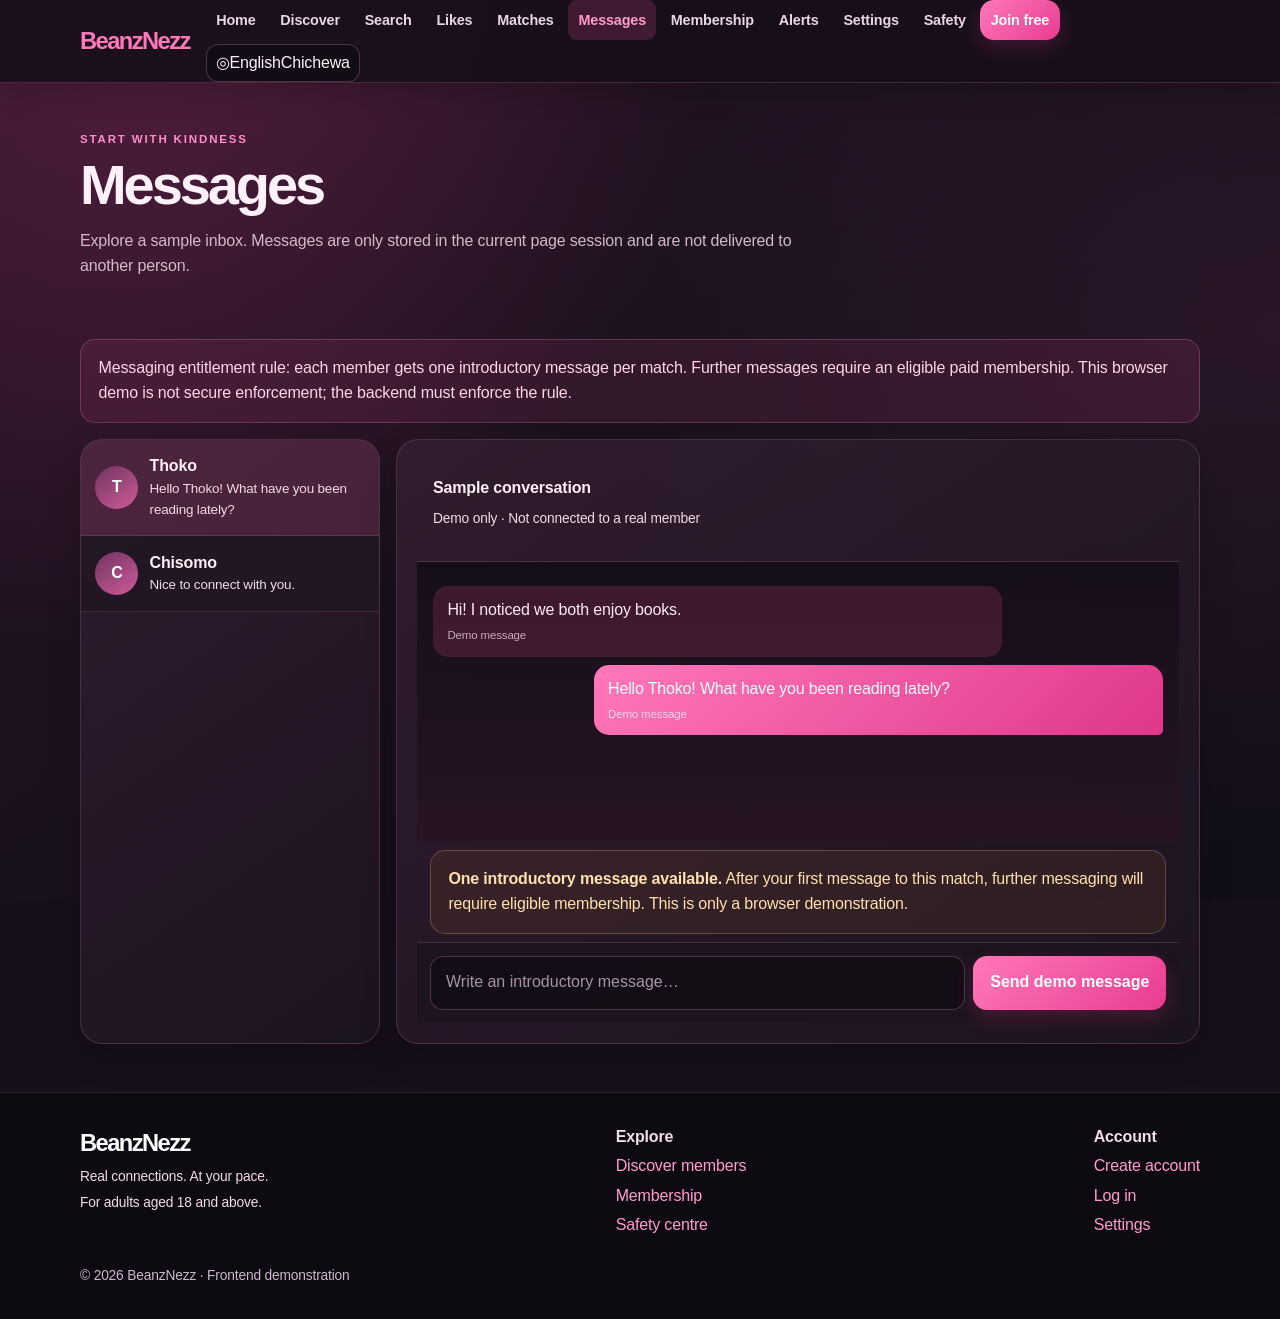
<file: messages.html>
<!doctype html>
<html lang="en"><head><meta charset="utf-8"><meta name="viewport" content="width=device-width,initial-scale=1"><meta name="description" content="BeanzNezz adult dating and lifestyle platform frontend demonstration."><meta name="theme-color" content="#ff3d9a"><title>Messages | BeanzNezz</title><link rel="stylesheet" href="style.css"><script src="script.js" defer></script></head><body><header class="site-header"><div class="container nav-wrap"><a class="brand" href="index.html" aria-label="BeanzNezz home">Beanz<span>Nezz</span></a><button class="menu-toggle" aria-expanded="false" aria-label="Open navigation menu">☰ Menu</button><nav class="nav-links" aria-label="Main navigation"><a href="index.html">Home</a><a href="browse.html">Discover</a><a href="search.html">Search</a><a href="likes.html">Likes</a><a href="matches.html">Matches</a><a href="messages.html">Messages</a><a href="membership.html">Membership</a><a href="notifications.html">Alerts</a><a href="settings.html">Settings</a><a href="safety.html">Safety</a><a class="btn" href="signup.html">Join free</a><label class="language-control" aria-label="Choose language"><span class="language-globe" aria-hidden="true">◎</span><select class="language-select" id="language-select" aria-label="Language"><option value="en">English</option><option value="ny">Chichewa</option></select></label></nav></div></header><main>
<section class="page-intro container"><div class="eyebrow">Start with kindness</div><h1>Messages</h1><p>Explore a sample inbox. Messages are only stored in the current page session and are not delivered to another person.</p></section><section class="container"><div class="notice info">Messaging entitlement rule: each member gets one introductory message per match. Further messages require an eligible paid membership. This browser demo is not secure enforcement; the backend must enforce the rule.</div><div class="chat-layout"><aside class="card conversation-list" id="conversation-list" aria-label="Sample conversations"></aside><section class="card chat-window"><div class="chat-title"><strong>Sample conversation</strong><p class="small muted">Demo only · Not connected to a real member</p></div><div class="messages" id="chat-messages" aria-live="polite"></div><div class="notice" id="message-rule" style="margin:.5rem .8rem"></div><div class="chat-input"><input id="chat-text" placeholder="Write an introductory message…" aria-label="Message text"><button id="send-message">Send demo message</button></div></section></div></section>
</main><footer class="footer"><div class="container footer-grid"><div><a class="brand" style="color:white" href="index.html">Beanz<span>Nezz</span></a><p class="small">Real connections. At your pace.</p><p class="small">For adults aged 18 and above.</p></div><div><strong>Explore</strong><p><a href="browse.html">Discover members</a></p><p><a href="membership.html">Membership</a></p><p><a href="safety.html">Safety centre</a></p></div><div><strong>Account</strong><p><a href="signup.html">Create account</a></p><p><a href="login.html">Log in</a></p><p><a href="settings.html">Settings</a></p></div></div><div class="container small" style="margin-top:1.4rem;color:#cbb8cd">© <span data-year></span> BeanzNezz · Frontend demonstration</div></footer><div class="toast hidden" role="status"></div></body></html>
</file>
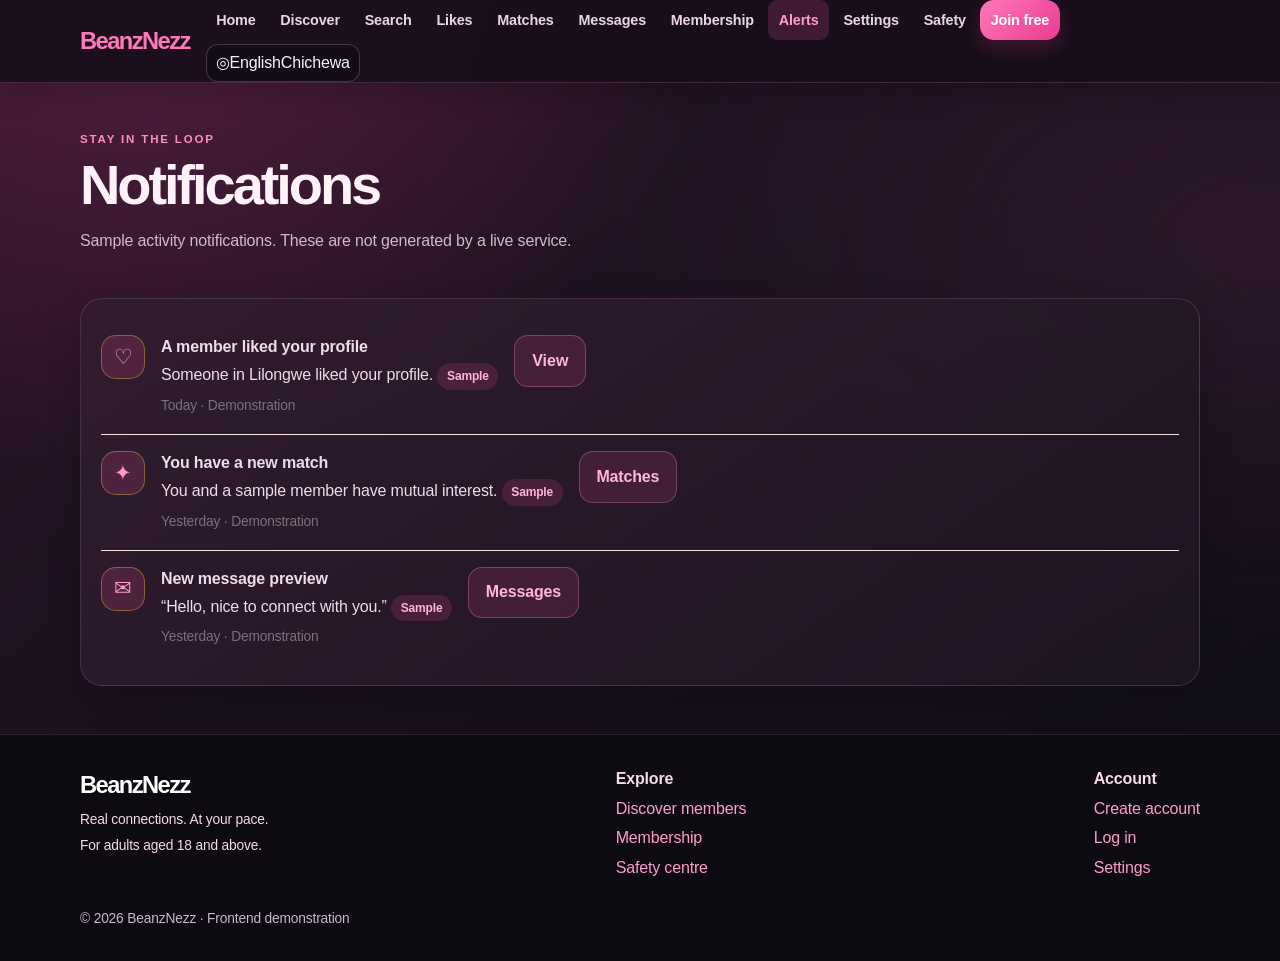
<file: notifications.html>
<!doctype html>
<html lang="en"><head><meta charset="utf-8"><meta name="viewport" content="width=device-width,initial-scale=1"><meta name="description" content="BeanzNezz adult dating and lifestyle platform frontend demonstration."><meta name="theme-color" content="#ff3d9a"><title>Notifications | BeanzNezz</title><link rel="stylesheet" href="style.css"><script src="script.js" defer></script></head><body><header class="site-header"><div class="container nav-wrap"><a class="brand" href="index.html" aria-label="BeanzNezz home">Beanz<span>Nezz</span></a><button class="menu-toggle" aria-expanded="false" aria-label="Open navigation menu">☰ Menu</button><nav class="nav-links" aria-label="Main navigation"><a href="index.html">Home</a><a href="browse.html">Discover</a><a href="search.html">Search</a><a href="likes.html">Likes</a><a href="matches.html">Matches</a><a href="messages.html">Messages</a><a href="membership.html">Membership</a><a href="notifications.html">Alerts</a><a href="settings.html">Settings</a><a href="safety.html">Safety</a><a class="btn" href="signup.html">Join free</a><label class="language-control" aria-label="Choose language"><span class="language-globe" aria-hidden="true">◎</span><select class="language-select" id="language-select" aria-label="Language"><option value="en">English</option><option value="ny">Chichewa</option></select></label></nav></div></header><main>
<section class="page-intro container"><div class="eyebrow">Stay in the loop</div><h1>Notifications</h1><p>Sample activity notifications. These are not generated by a live service.</p></section><section class="container"><div class="card"><div class="list-row"><div class="feature-icon">♡</div><div><strong>A member liked your profile</strong><p>Someone in Lilongwe liked your profile. <span class="pill">Sample</span></p><span class="small muted">Today · Demonstration</span></div><button class="secondary" data-demo-action="Sample likes are not linked to real users.">View</button></div><div class="list-row"><div class="feature-icon">✦</div><div><strong>You have a new match</strong><p>You and a sample member have mutual interest. <span class="pill">Sample</span></p><span class="small muted">Yesterday · Demonstration</span></div><a class="btn secondary" href="matches.html">Matches</a></div><div class="list-row"><div class="feature-icon">✉</div><div><strong>New message preview</strong><p>“Hello, nice to connect with you.” <span class="pill">Sample</span></p><span class="small muted">Yesterday · Demonstration</span></div><a class="btn secondary" href="messages.html">Messages</a></div></div></section>
</main><footer class="footer"><div class="container footer-grid"><div><a class="brand" style="color:white" href="index.html">Beanz<span>Nezz</span></a><p class="small">Real connections. At your pace.</p><p class="small">For adults aged 18 and above.</p></div><div><strong>Explore</strong><p><a href="browse.html">Discover members</a></p><p><a href="membership.html">Membership</a></p><p><a href="safety.html">Safety centre</a></p></div><div><strong>Account</strong><p><a href="signup.html">Create account</a></p><p><a href="login.html">Log in</a></p><p><a href="settings.html">Settings</a></p></div></div><div class="container small" style="margin-top:1.4rem;color:#cbb8cd">© <span data-year></span> BeanzNezz · Frontend demonstration</div></footer><div class="toast hidden" role="status"></div></body></html>
</file>
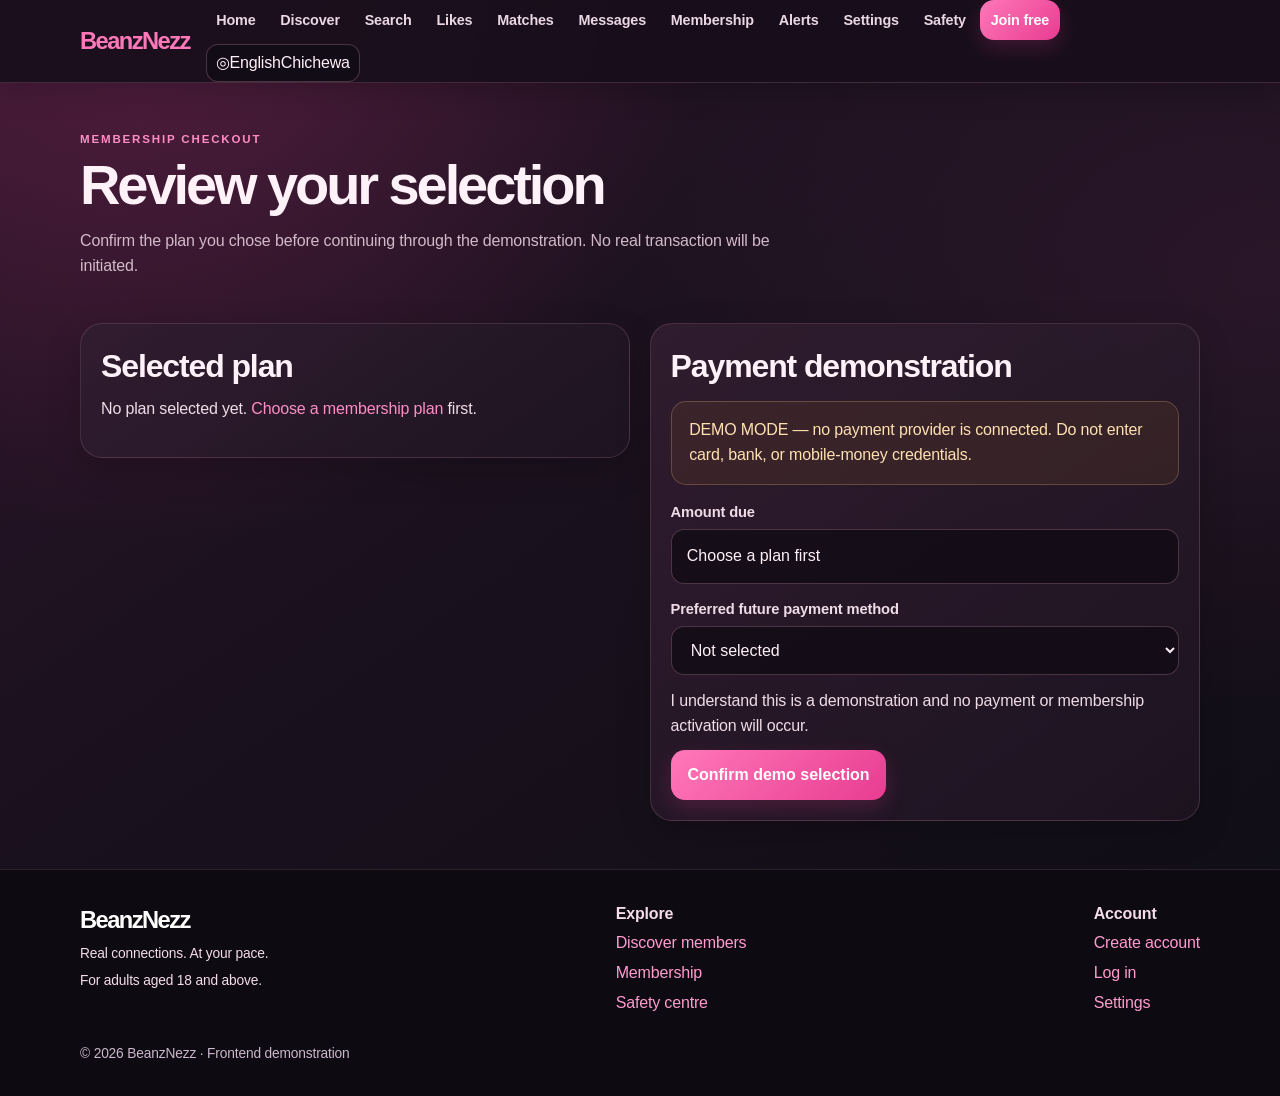
<file: payment.html>
<!doctype html>
<html lang="en"><head><meta charset="utf-8"><meta name="viewport" content="width=device-width,initial-scale=1"><meta name="description" content="BeanzNezz adult dating and lifestyle platform frontend demonstration."><meta name="theme-color" content="#ff3d9a"><title>Payment demonstration | BeanzNezz</title><link rel="stylesheet" href="style.css"><script src="script.js" defer></script></head><body><header class="site-header"><div class="container nav-wrap"><a class="brand" href="index.html" aria-label="BeanzNezz home">Beanz<span>Nezz</span></a><button class="menu-toggle" aria-expanded="false" aria-label="Open navigation menu">☰ Menu</button><nav class="nav-links" aria-label="Main navigation"><a href="index.html">Home</a><a href="browse.html">Discover</a><a href="search.html">Search</a><a href="likes.html">Likes</a><a href="matches.html">Matches</a><a href="messages.html">Messages</a><a href="membership.html">Membership</a><a href="notifications.html">Alerts</a><a href="settings.html">Settings</a><a href="safety.html">Safety</a><a class="btn" href="signup.html">Join free</a><label class="language-control" aria-label="Choose language"><span class="language-globe" aria-hidden="true">◎</span><select class="language-select" id="language-select" aria-label="Language"><option value="en">English</option><option value="ny">Chichewa</option></select></label></nav></div></header><main>
<section class="page-intro container"><div class="eyebrow">Membership checkout</div><h1>Review your selection</h1><p>Confirm the plan you chose before continuing through the demonstration. No real transaction will be initiated.</p></section><section class="container grid two" style="align-items:start"><div class="card"><h2>Selected plan</h2><div id="payment-plan"><p>No plan selected yet. <a href="membership.html">Choose a membership plan</a> first.</p></div></div><div class="card"><h2>Payment demonstration</h2><div class="notice">DEMO MODE — no payment provider is connected. Do not enter card, bank, or mobile-money credentials.</div><div class="field"><label for="payment-amount">Amount due</label><input id="payment-amount" readonly value="Choose a plan first"></div><div class="field"><label for="payment-method">Preferred future payment method</label><select id="payment-method"><option>Not selected</option><option>Mobile money (future integration)</option><option>Bank transfer (future integration)</option></select></div><label class="checkline"><input id="payment-confirm" type="checkbox"><span>I understand this is a demonstration and no payment or membership activation will occur.</span></label><button id="confirm-payment">Confirm demo selection</button><div id="payment-result" class="notice success hidden" style="margin-top:1rem"><strong>Demo confirmation displayed.</strong><p>No transaction was processed, no payment succeeded, and no paid membership was activated.</p></div></div></section>
</main><footer class="footer"><div class="container footer-grid"><div><a class="brand" style="color:white" href="index.html">Beanz<span>Nezz</span></a><p class="small">Real connections. At your pace.</p><p class="small">For adults aged 18 and above.</p></div><div><strong>Explore</strong><p><a href="browse.html">Discover members</a></p><p><a href="membership.html">Membership</a></p><p><a href="safety.html">Safety centre</a></p></div><div><strong>Account</strong><p><a href="signup.html">Create account</a></p><p><a href="login.html">Log in</a></p><p><a href="settings.html">Settings</a></p></div></div><div class="container small" style="margin-top:1.4rem;color:#cbb8cd">© <span data-year></span> BeanzNezz · Frontend demonstration</div></footer><div class="toast hidden" role="status"></div></body></html>
</file>
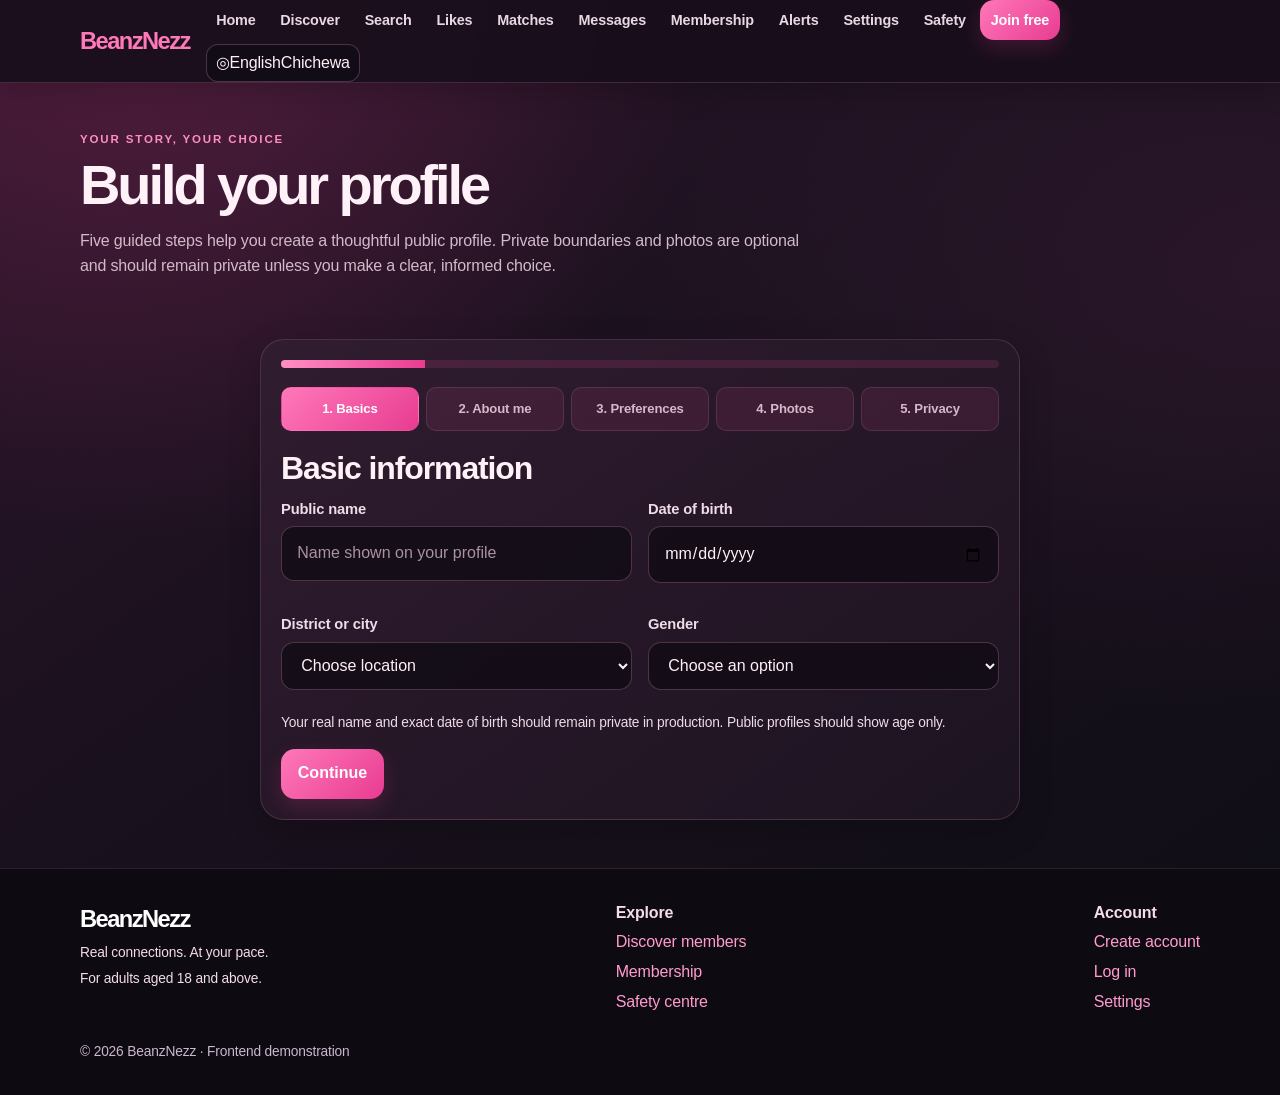
<file: profile.html>
<!doctype html>
<html lang="en"><head><meta charset="utf-8"><meta name="viewport" content="width=device-width,initial-scale=1"><meta name="description" content="BeanzNezz adult dating and lifestyle platform frontend demonstration."><meta name="theme-color" content="#ff3d9a"><title>Profile setup | BeanzNezz</title><link rel="stylesheet" href="style.css"><script src="script.js" defer></script></head><body><header class="site-header"><div class="container nav-wrap"><a class="brand" href="index.html" aria-label="BeanzNezz home">Beanz<span>Nezz</span></a><button class="menu-toggle" aria-expanded="false" aria-label="Open navigation menu">☰ Menu</button><nav class="nav-links" aria-label="Main navigation"><a href="index.html">Home</a><a href="browse.html">Discover</a><a href="search.html">Search</a><a href="likes.html">Likes</a><a href="matches.html">Matches</a><a href="messages.html">Messages</a><a href="membership.html">Membership</a><a href="notifications.html">Alerts</a><a href="settings.html">Settings</a><a href="safety.html">Safety</a><a class="btn" href="signup.html">Join free</a><label class="language-control" aria-label="Choose language"><span class="language-globe" aria-hidden="true">◎</span><select class="language-select" id="language-select" aria-label="Language"><option value="en">English</option><option value="ny">Chichewa</option></select></label></nav></div></header><main>
<section class="page-intro container"><div class="eyebrow">Your story, your choice</div><h1>Build your profile</h1><p>Five guided steps help you create a thoughtful public profile. Private boundaries and photos are optional and should remain private unless you make a clear, informed choice.</p></section><section class="container"><form id="profile-wizard" class="card form-card"><div class="progress-track"><span></span></div><div class="stepper"><div class="step active" data-step-label="1">1. Basics</div><div class="step" data-step-label="2">2. About me</div><div class="step" data-step-label="3">3. Preferences</div><div class="step" data-step-label="4">4. Photos</div><div class="step" data-step-label="5">5. Privacy</div></div><div id="profile-wizard-fields">
<div data-step-panel="1"><h2>Basic information</h2><div class="form-grid"><div class="field"><label for="publicName">Public name</label><input id="publicName" name="publicName" required placeholder="Name shown on your profile"></div><div class="field"><label for="profile-dob">Date of birth</label><input id="profile-dob" name="profileDob" type="date" required></div><div class="field"><label for="location">District or city</label><select id="location" name="location" required><option value="">Choose location</option><option>Lilongwe</option><option>Blantyre</option><option>Zomba</option><option>Mzuzu</option><option>Mangochi</option><option>Salima</option><option>Kasungu</option><option>Other Malawi district</option></select></div><div class="field"><label for="gender">Gender</label><select id="gender" name="gender" required><option value="">Choose an option</option><option>Woman</option><option>Man</option><option>Non-binary</option><option>Prefer not to say</option></select></div></div><p class="small muted">Your real name and exact date of birth should remain private in production. Public profiles should show age only.</p></div>
<div data-step-panel="2" class="hidden"><h2>About me</h2><div class="field"><label for="bio">A little about you</label><textarea id="bio" name="bio" maxlength="500" placeholder="What would you like people to know?"></textarea></div><div class="field"><label for="interests">Interests (comma-separated)</label><input id="interests" name="interests" placeholder="Music, reading, travel"></div><div class="field"><label for="intro">Personal introduction</label><textarea id="intro" name="intro" placeholder="What kind of connection are you hoping to find?"></textarea></div></div>
<div data-step-panel="3" class="hidden"><h2>Dating preferences</h2><div class="field"><label for="discover">Who would you like to discover?</label><select id="discover" name="discover"><option>Any gender</option><option>Women</option><option>Men</option><option>Non-binary people</option></select></div><div class="form-grid"><div class="field"><label for="pref-min">Preferred age from</label><input id="pref-min" type="number" min="18" max="99" value="22"></div><div class="field"><label for="pref-max">Preferred age to</label><input id="pref-max" type="number" min="18" max="99" value="40"></div></div><div class="field"><label for="distance">Preferred location</label><select id="distance"><option>Anywhere in Malawi</option><option>My district</option><option>Nearby districts</option></select></div></div>
<div data-step-panel="4" class="hidden"><h2>Photos</h2><div class="field"><label for="main-photo">Profile picture (local preview only)</label><input id="main-photo" type="file" accept="image/*"></div><div class="field"><label for="private-photos">Additional private photos (optional)</label><input id="private-photos" type="file" accept="image/*" multiple></div><div class="photo-lock"><strong>🔒 Private photo area</strong><p class="small">This page does not upload or store selected photos. In production, private images must be served only to authorized users by the backend.</p></div></div>
<div data-step-panel="5" class="hidden"><h2>Privacy and boundaries</h2><div class="field"><label for="visibility">Profile visibility</label><select id="visibility" name="visibility"><option value="discoverable">Discoverable in search</option><option value="private">Private / non-discoverable</option></select></div><label class="checkline"><input type="checkbox" id="show-boundaries"><span> I explicitly choose to display selected personal boundaries publicly. Leave unchecked to keep them private.</span></label><div class="field"><label for="boundaries">Personal boundaries (optional)</label><textarea id="boundaries" placeholder="Optional. Keep private unless you intentionally choose to share."></textarea></div><div class="notice info">Final review comes next. Nothing is published or saved to a server.</div></div>
<div class="form-actions"><button type="button" id="wizard-back" class="secondary">Back</button><button type="button" id="wizard-next">Continue</button></div></div><div id="review-panel" class="hidden"><div class="review-box" id="profile-review"></div><div class="form-actions"><button type="button" class="secondary" id="edit-profile">Edit profile</button><button type="submit">Finish preview</button></div></div></form></section>
</main><footer class="footer"><div class="container footer-grid"><div><a class="brand" style="color:white" href="index.html">Beanz<span>Nezz</span></a><p class="small">Real connections. At your pace.</p><p class="small">For adults aged 18 and above.</p></div><div><strong>Explore</strong><p><a href="browse.html">Discover members</a></p><p><a href="membership.html">Membership</a></p><p><a href="safety.html">Safety centre</a></p></div><div><strong>Account</strong><p><a href="signup.html">Create account</a></p><p><a href="login.html">Log in</a></p><p><a href="settings.html">Settings</a></p></div></div><div class="container small" style="margin-top:1.4rem;color:#cbb8cd">© <span data-year></span> BeanzNezz · Frontend demonstration</div></footer><div class="toast hidden" role="status"></div></body></html>
</file>
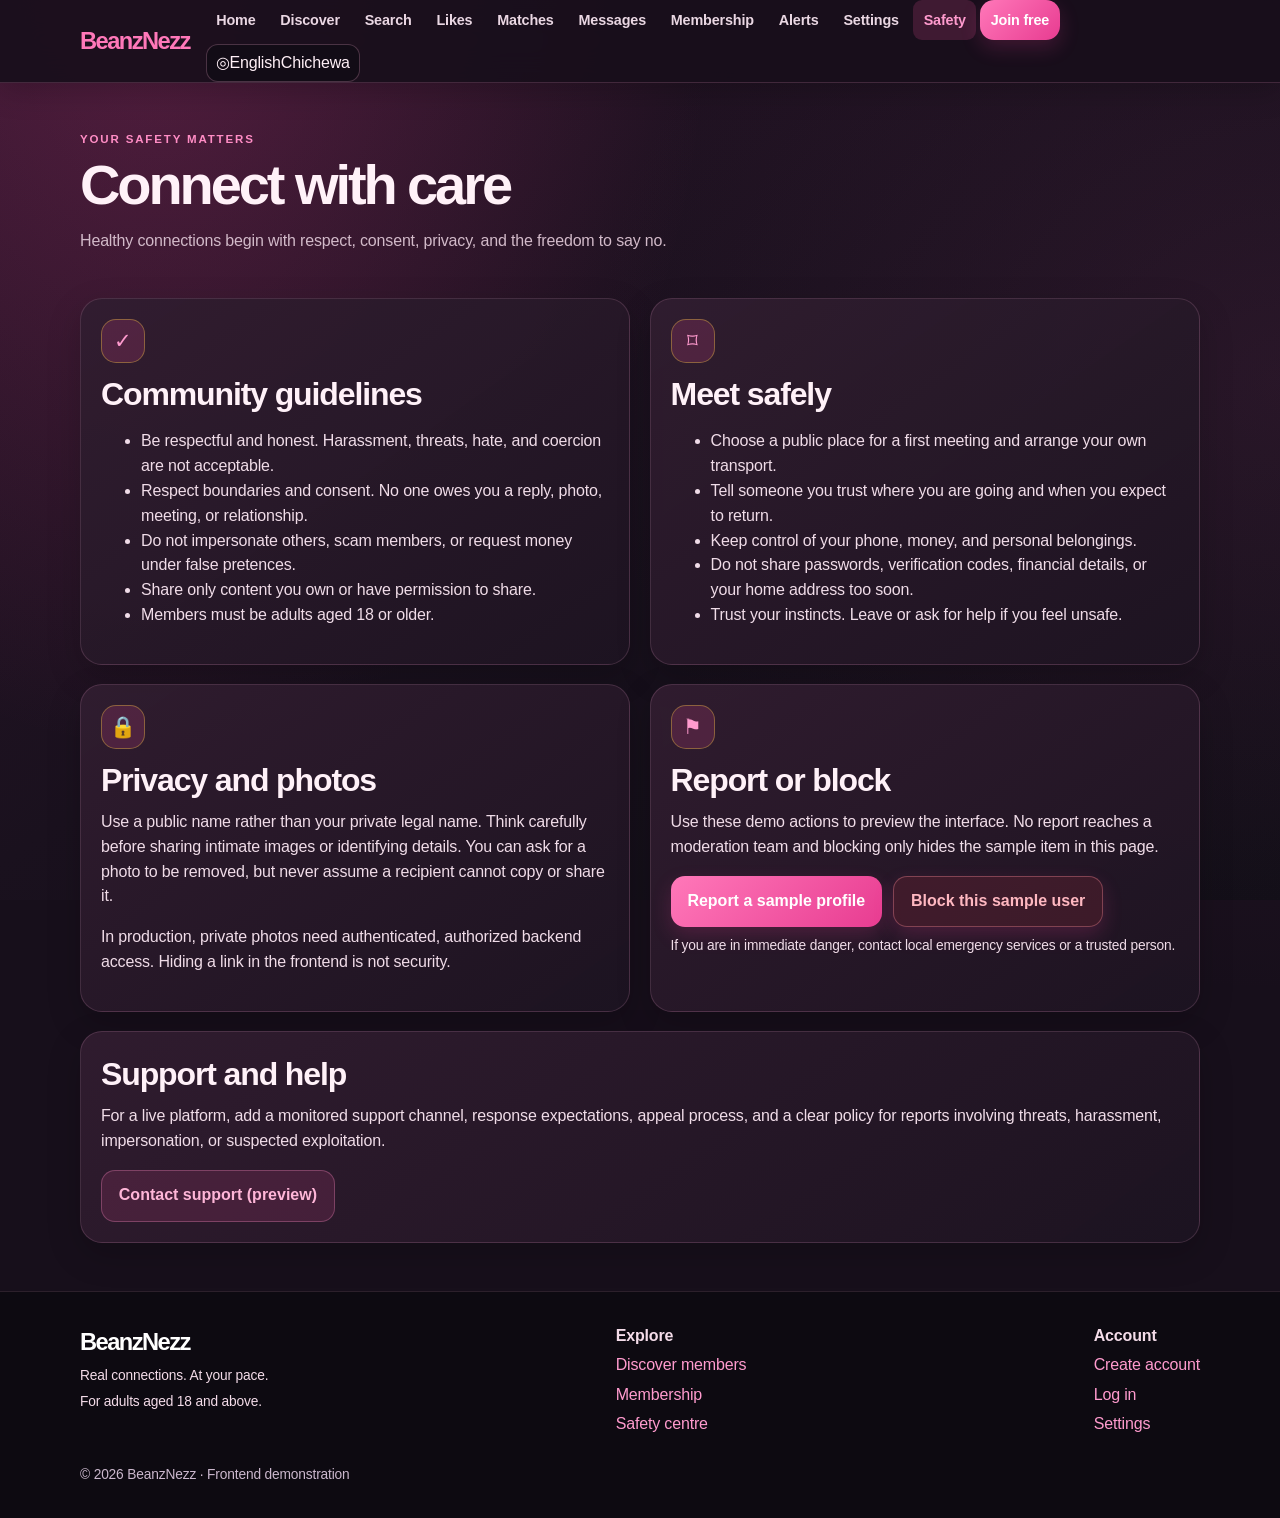
<file: safety.html>
<!doctype html>
<html lang="en"><head><meta charset="utf-8"><meta name="viewport" content="width=device-width,initial-scale=1"><meta name="description" content="BeanzNezz adult dating and lifestyle platform frontend demonstration."><meta name="theme-color" content="#ff3d9a"><title>Safety centre | BeanzNezz</title><link rel="stylesheet" href="style.css"><script src="script.js" defer></script></head><body><header class="site-header"><div class="container nav-wrap"><a class="brand" href="index.html" aria-label="BeanzNezz home">Beanz<span>Nezz</span></a><button class="menu-toggle" aria-expanded="false" aria-label="Open navigation menu">☰ Menu</button><nav class="nav-links" aria-label="Main navigation"><a href="index.html">Home</a><a href="browse.html">Discover</a><a href="search.html">Search</a><a href="likes.html">Likes</a><a href="matches.html">Matches</a><a href="messages.html">Messages</a><a href="membership.html">Membership</a><a href="notifications.html">Alerts</a><a href="settings.html">Settings</a><a href="safety.html">Safety</a><a class="btn" href="signup.html">Join free</a><label class="language-control" aria-label="Choose language"><span class="language-globe" aria-hidden="true">◎</span><select class="language-select" id="language-select" aria-label="Language"><option value="en">English</option><option value="ny">Chichewa</option></select></label></nav></div></header><main>
<section class="page-intro container"><div class="eyebrow">Your safety matters</div><h1>Connect with care</h1><p>Healthy connections begin with respect, consent, privacy, and the freedom to say no.</p></section><section class="container grid two"><div class="card"><div class="feature-icon">✓</div><h2>Community guidelines</h2><ul><li>Be respectful and honest. Harassment, threats, hate, and coercion are not acceptable.</li><li>Respect boundaries and consent. No one owes you a reply, photo, meeting, or relationship.</li><li>Do not impersonate others, scam members, or request money under false pretences.</li><li>Share only content you own or have permission to share.</li><li>Members must be adults aged 18 or older.</li></ul></div><div class="card"><div class="feature-icon">⌑</div><h2>Meet safely</h2><ul><li>Choose a public place for a first meeting and arrange your own transport.</li><li>Tell someone you trust where you are going and when you expect to return.</li><li>Keep control of your phone, money, and personal belongings.</li><li>Do not share passwords, verification codes, financial details, or your home address too soon.</li><li>Trust your instincts. Leave or ask for help if you feel unsafe.</li></ul></div><div class="card"><div class="feature-icon">🔒</div><h2>Privacy and photos</h2><p>Use a public name rather than your private legal name. Think carefully before sharing intimate images or identifying details. You can ask for a photo to be removed, but never assume a recipient cannot copy or share it.</p><p>In production, private photos need authenticated, authorized backend access. Hiding a link in the frontend is not security.</p></div><div class="card"><div class="feature-icon">⚑</div><h2>Report or block</h2><p>Use these demo actions to preview the interface. No report reaches a moderation team and blocking only hides the sample item in this page.</p><div class="form-actions"><button data-report>Report a sample profile</button><button class="danger" data-block>Block this sample user</button></div><p class="small muted">If you are in immediate danger, contact local emergency services or a trusted person.</p></div><div class="card" style="grid-column:1/-1"><h2>Support and help</h2><p>For a live platform, add a monitored support channel, response expectations, appeal process, and a clear policy for reports involving threats, harassment, impersonation, or suspected exploitation.</p><button class="secondary" data-demo-action="Support contact details will be added before production launch.">Contact support (preview)</button></div></section>
</main><footer class="footer"><div class="container footer-grid"><div><a class="brand" style="color:white" href="index.html">Beanz<span>Nezz</span></a><p class="small">Real connections. At your pace.</p><p class="small">For adults aged 18 and above.</p></div><div><strong>Explore</strong><p><a href="browse.html">Discover members</a></p><p><a href="membership.html">Membership</a></p><p><a href="safety.html">Safety centre</a></p></div><div><strong>Account</strong><p><a href="signup.html">Create account</a></p><p><a href="login.html">Log in</a></p><p><a href="settings.html">Settings</a></p></div></div><div class="container small" style="margin-top:1.4rem;color:#cbb8cd">© <span data-year></span> BeanzNezz · Frontend demonstration</div></footer><div class="toast hidden" role="status"></div></body></html>
</file>
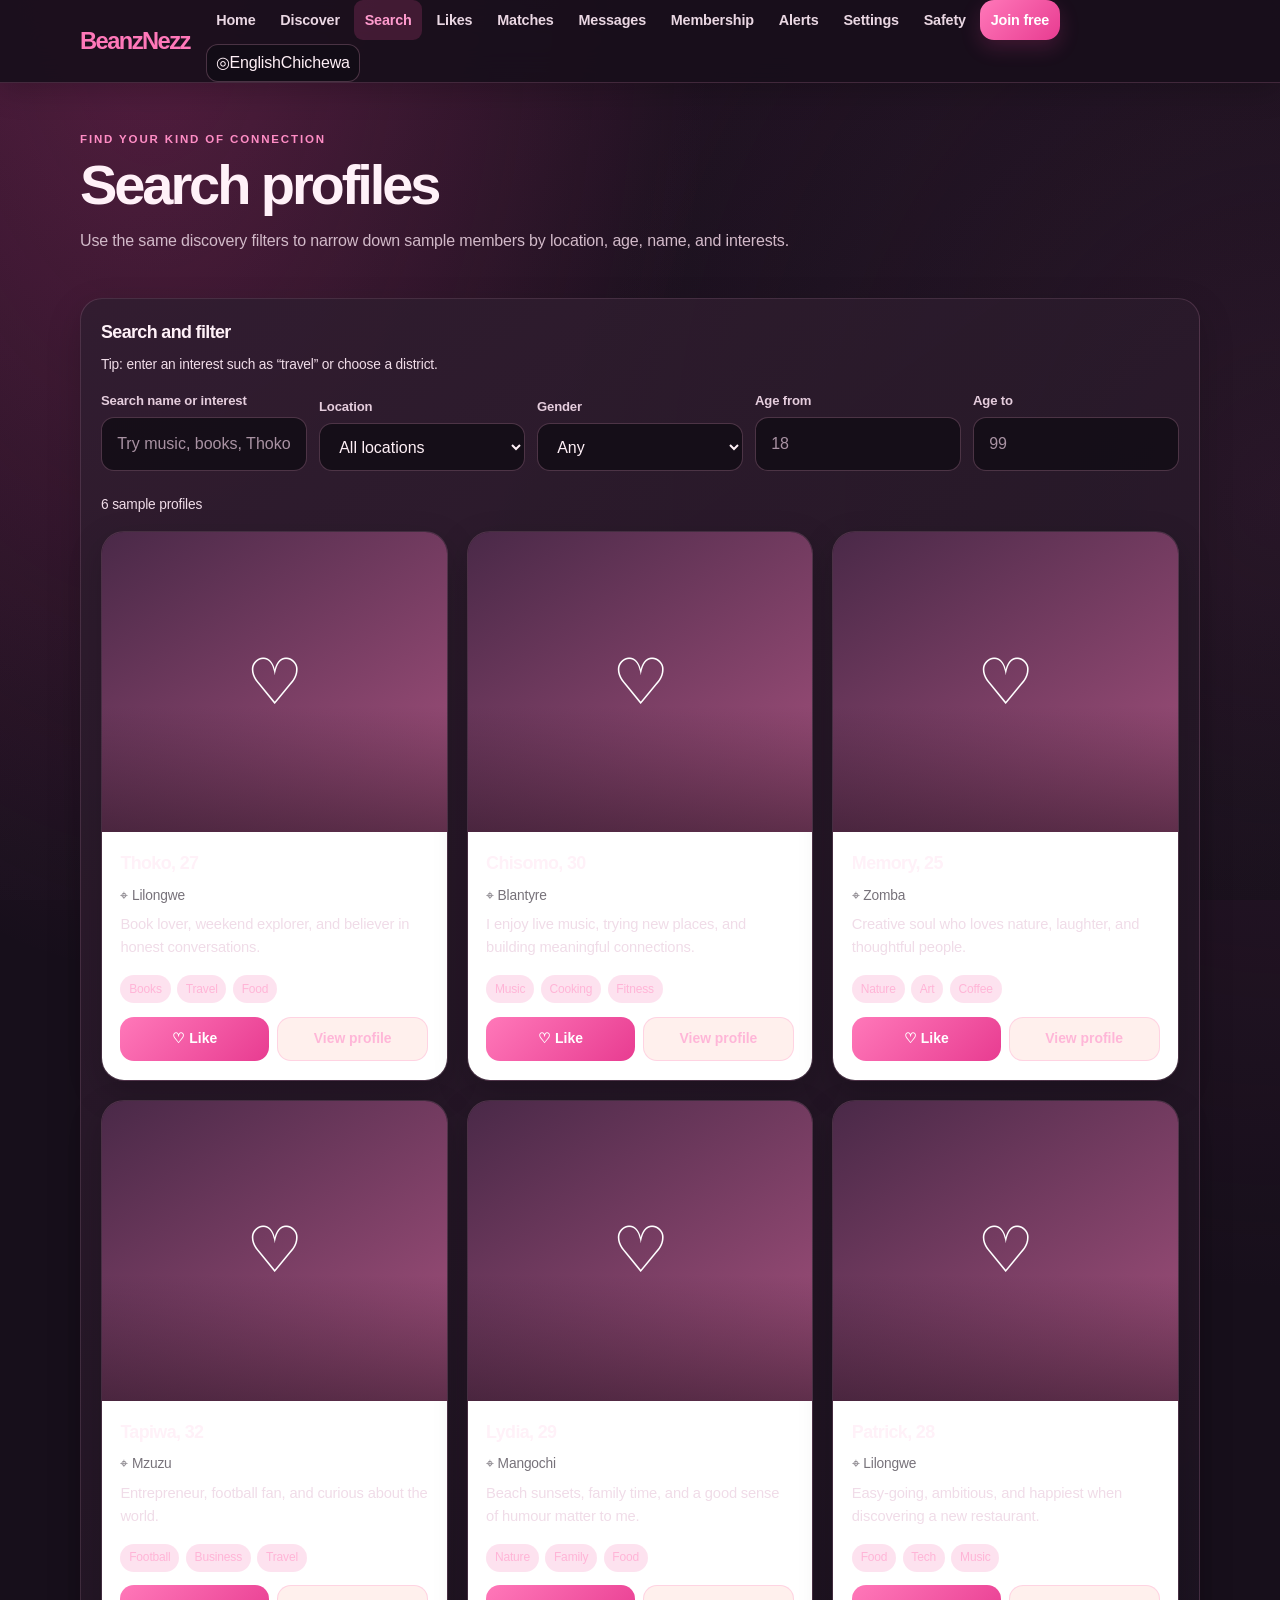
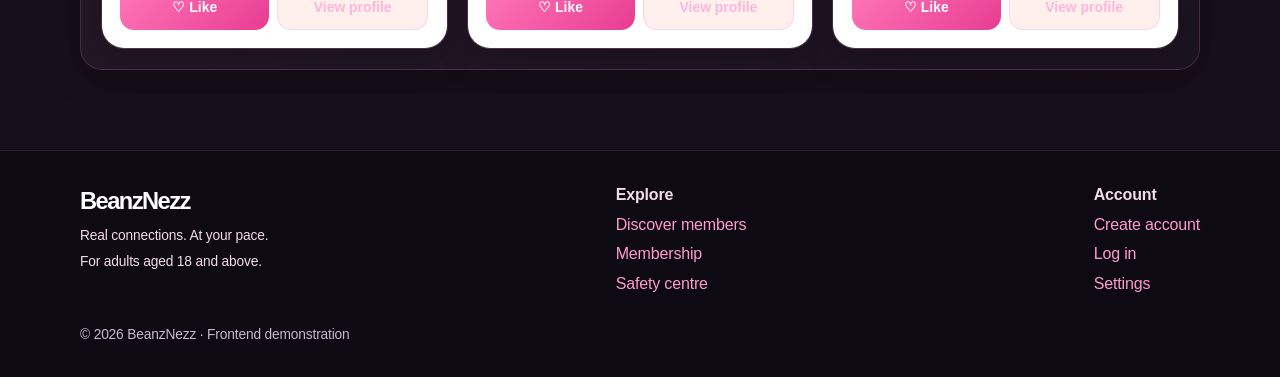
<file: search.html>
<!doctype html>
<html lang="en"><head><meta charset="utf-8"><meta name="viewport" content="width=device-width,initial-scale=1"><meta name="description" content="BeanzNezz adult dating and lifestyle platform frontend demonstration."><meta name="theme-color" content="#ff3d9a"><title>Search profiles | BeanzNezz</title><link rel="stylesheet" href="style.css"><script src="script.js" defer></script></head><body><header class="site-header"><div class="container nav-wrap"><a class="brand" href="index.html" aria-label="BeanzNezz home">Beanz<span>Nezz</span></a><button class="menu-toggle" aria-expanded="false" aria-label="Open navigation menu">☰ Menu</button><nav class="nav-links" aria-label="Main navigation"><a href="index.html">Home</a><a href="browse.html">Discover</a><a href="search.html">Search</a><a href="likes.html">Likes</a><a href="matches.html">Matches</a><a href="messages.html">Messages</a><a href="membership.html">Membership</a><a href="notifications.html">Alerts</a><a href="settings.html">Settings</a><a href="safety.html">Safety</a><a class="btn" href="signup.html">Join free</a><label class="language-control" aria-label="Choose language"><span class="language-globe" aria-hidden="true">◎</span><select class="language-select" id="language-select" aria-label="Language"><option value="en">English</option><option value="ny">Chichewa</option></select></label></nav></div></header><main>
<section class="page-intro container"><div class="eyebrow">Find your kind of connection</div><h1>Search profiles</h1><p>Use the same discovery filters to narrow down sample members by location, age, name, and interests.</p></section><section class="container" style="padding-bottom:2rem"><div class="card"><h3>Search and filter</h3><p class="muted small">Tip: enter an interest such as “travel” or choose a district.</p><div class="toolbar"><div class="field"><label for="search-name">Search name or interest</label><input id="search-name" placeholder="Try music, books, Thoko"></div><div class="field"><label for="filter-location">Location</label><select id="filter-location"><option value="">All locations</option><option>Lilongwe</option><option>Blantyre</option><option>Zomba</option><option>Mzuzu</option><option>Mangochi</option></select></div><div class="field"><label for="filter-gender">Gender</label><select id="filter-gender"><option value="">Any</option><option>Woman</option><option>Man</option></select></div><div class="field"><label for="filter-min">Age from</label><input id="filter-min" type="number" min="18" max="99" placeholder="18"></div><div class="field"><label for="filter-max">Age to</label><input id="filter-max" type="number" min="18" max="99" placeholder="99"></div></div><p class="small muted" id="result-count" aria-live="polite"></p><div class="grid three" id="profile-results"></div></div></section></main><footer class="footer"><div class="container footer-grid"><div><a class="brand" style="color:white" href="index.html">Beanz<span>Nezz</span></a><p class="small">Real connections. At your pace.</p><p class="small">For adults aged 18 and above.</p></div><div><strong>Explore</strong><p><a href="browse.html">Discover members</a></p><p><a href="membership.html">Membership</a></p><p><a href="safety.html">Safety centre</a></p></div><div><strong>Account</strong><p><a href="signup.html">Create account</a></p><p><a href="login.html">Log in</a></p><p><a href="settings.html">Settings</a></p></div></div><div class="container small" style="margin-top:1.4rem;color:#cbb8cd">© <span data-year></span> BeanzNezz · Frontend demonstration</div></footer><div class="toast hidden" role="status"></div></body></html>
</file>
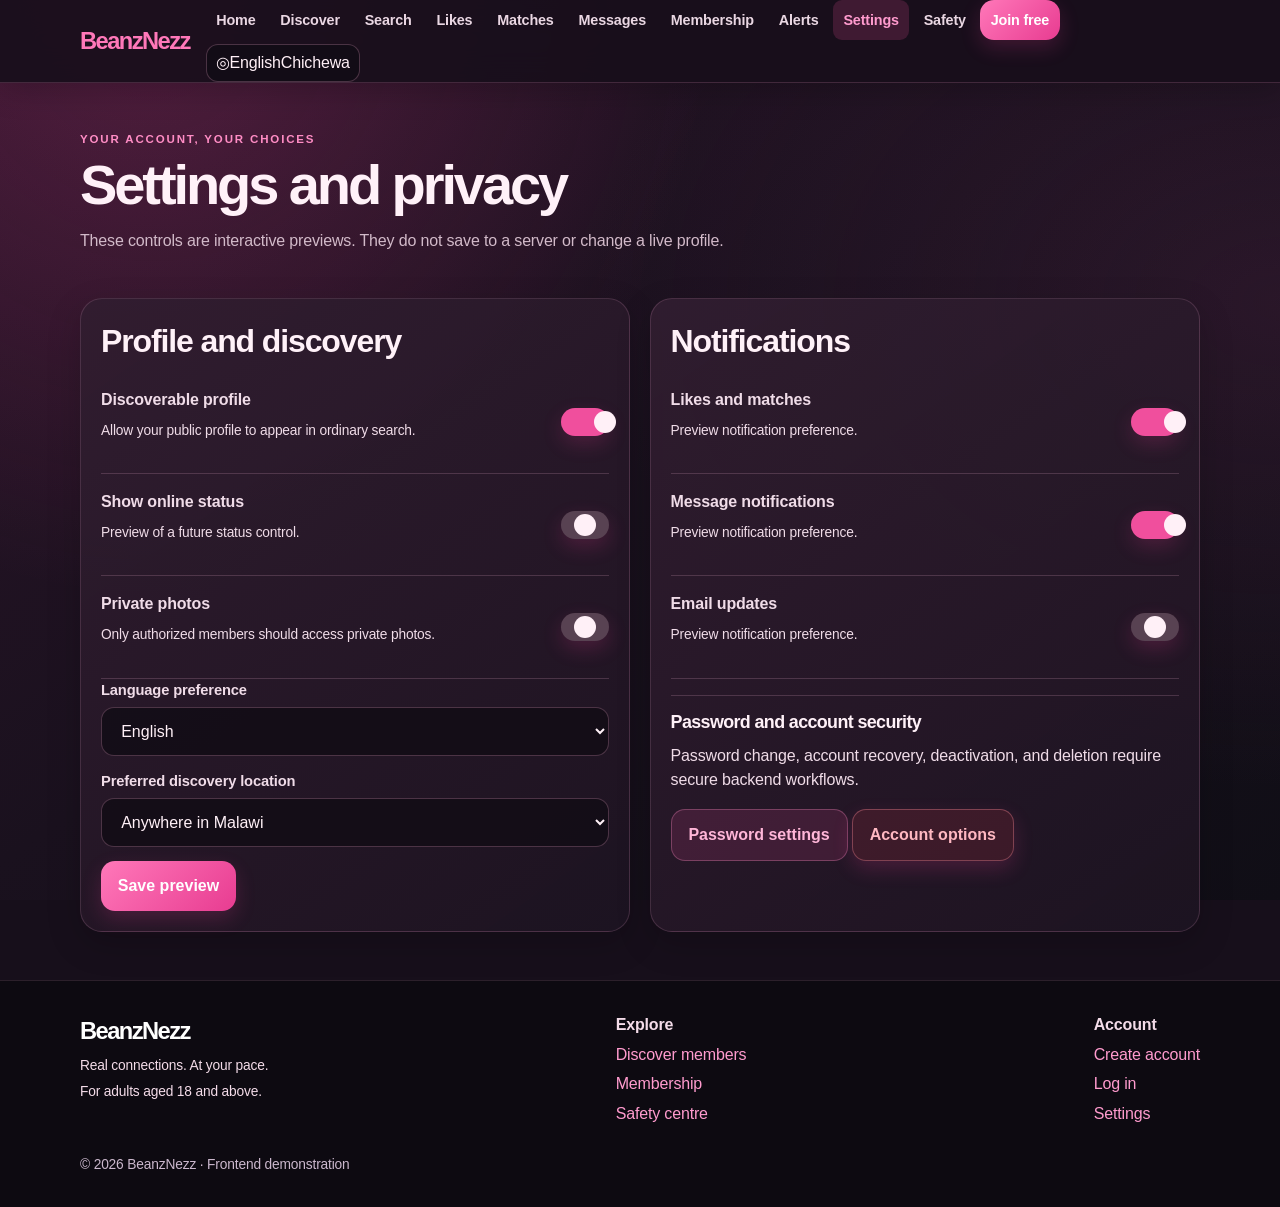
<file: settings.html>
<!doctype html>
<html lang="en"><head><meta charset="utf-8"><meta name="viewport" content="width=device-width,initial-scale=1"><meta name="description" content="BeanzNezz adult dating and lifestyle platform frontend demonstration."><meta name="theme-color" content="#ff3d9a"><title>Settings and privacy | BeanzNezz</title><link rel="stylesheet" href="style.css"><script src="script.js" defer></script></head><body><header class="site-header"><div class="container nav-wrap"><a class="brand" href="index.html" aria-label="BeanzNezz home">Beanz<span>Nezz</span></a><button class="menu-toggle" aria-expanded="false" aria-label="Open navigation menu">☰ Menu</button><nav class="nav-links" aria-label="Main navigation"><a href="index.html">Home</a><a href="browse.html">Discover</a><a href="search.html">Search</a><a href="likes.html">Likes</a><a href="matches.html">Matches</a><a href="messages.html">Messages</a><a href="membership.html">Membership</a><a href="notifications.html">Alerts</a><a href="settings.html">Settings</a><a href="safety.html">Safety</a><a class="btn" href="signup.html">Join free</a><label class="language-control" aria-label="Choose language"><span class="language-globe" aria-hidden="true">◎</span><select class="language-select" id="language-select" aria-label="Language"><option value="en">English</option><option value="ny">Chichewa</option></select></label></nav></div></header><main>
<section class="page-intro container"><div class="eyebrow">Your account, your choices</div><h1>Settings and privacy</h1><p>These controls are interactive previews. They do not save to a server or change a live profile.</p></section><section class="container grid two"><div class="card"><h2>Profile and discovery</h2><div class="setting-row"><div><strong>Discoverable profile</strong><p class="small muted">Allow your public profile to appear in ordinary search.</p></div><button class="toggle" data-demo-toggle aria-checked="true" aria-label="Toggle profile discoverability"></button></div><div class="setting-row"><div><strong>Show online status</strong><p class="small muted">Preview of a future status control.</p></div><button class="toggle" data-demo-toggle aria-checked="false" aria-label="Toggle online status"></button></div><div class="setting-row"><div><strong>Private photos</strong><p class="small muted">Only authorized members should access private photos.</p></div><button class="toggle" data-demo-toggle aria-checked="false" aria-label="Toggle private photos preview"></button></div><div class="field"><label for="settings-language">Language preference</label><select id="settings-language"><option>English</option><option>Chichewa (planned)</option></select></div><div class="field"><label for="settings-location">Preferred discovery location</label><select id="settings-location"><option>Anywhere in Malawi</option><option>Lilongwe</option><option>Blantyre</option><option>Zomba</option><option>Mzuzu</option><option>Mangochi</option></select></div><button id="save-settings">Save preview</button></div><div class="card"><h2>Notifications</h2><div class="setting-row"><div><strong>Likes and matches</strong><p class="small muted">Preview notification preference.</p></div><button class="toggle" data-demo-toggle aria-checked="true" aria-label="Toggle likes notifications"></button></div><div class="setting-row"><div><strong>Message notifications</strong><p class="small muted">Preview notification preference.</p></div><button class="toggle" data-demo-toggle aria-checked="true" aria-label="Toggle message notifications"></button></div><div class="setting-row"><div><strong>Email updates</strong><p class="small muted">Preview notification preference.</p></div><button class="toggle" data-demo-toggle aria-checked="false" aria-label="Toggle email updates"></button></div><hr style="border:0;border-top:1px solid var(--line);margin:1rem 0"><h3>Password and account security</h3><p class="muted">Password change, account recovery, deactivation, and deletion require secure backend workflows.</p><button class="secondary" data-demo-action="Password management will be implemented with secure backend authentication.">Password settings</button> <button class="danger" data-demo-action="Account deactivation/deletion is not connected. No account was changed.">Account options</button></div></section>
</main><footer class="footer"><div class="container footer-grid"><div><a class="brand" style="color:white" href="index.html">Beanz<span>Nezz</span></a><p class="small">Real connections. At your pace.</p><p class="small">For adults aged 18 and above.</p></div><div><strong>Explore</strong><p><a href="browse.html">Discover members</a></p><p><a href="membership.html">Membership</a></p><p><a href="safety.html">Safety centre</a></p></div><div><strong>Account</strong><p><a href="signup.html">Create account</a></p><p><a href="login.html">Log in</a></p><p><a href="settings.html">Settings</a></p></div></div><div class="container small" style="margin-top:1.4rem;color:#cbb8cd">© <span data-year></span> BeanzNezz · Frontend demonstration</div></footer><div class="toast hidden" role="status"></div></body></html>
</file>
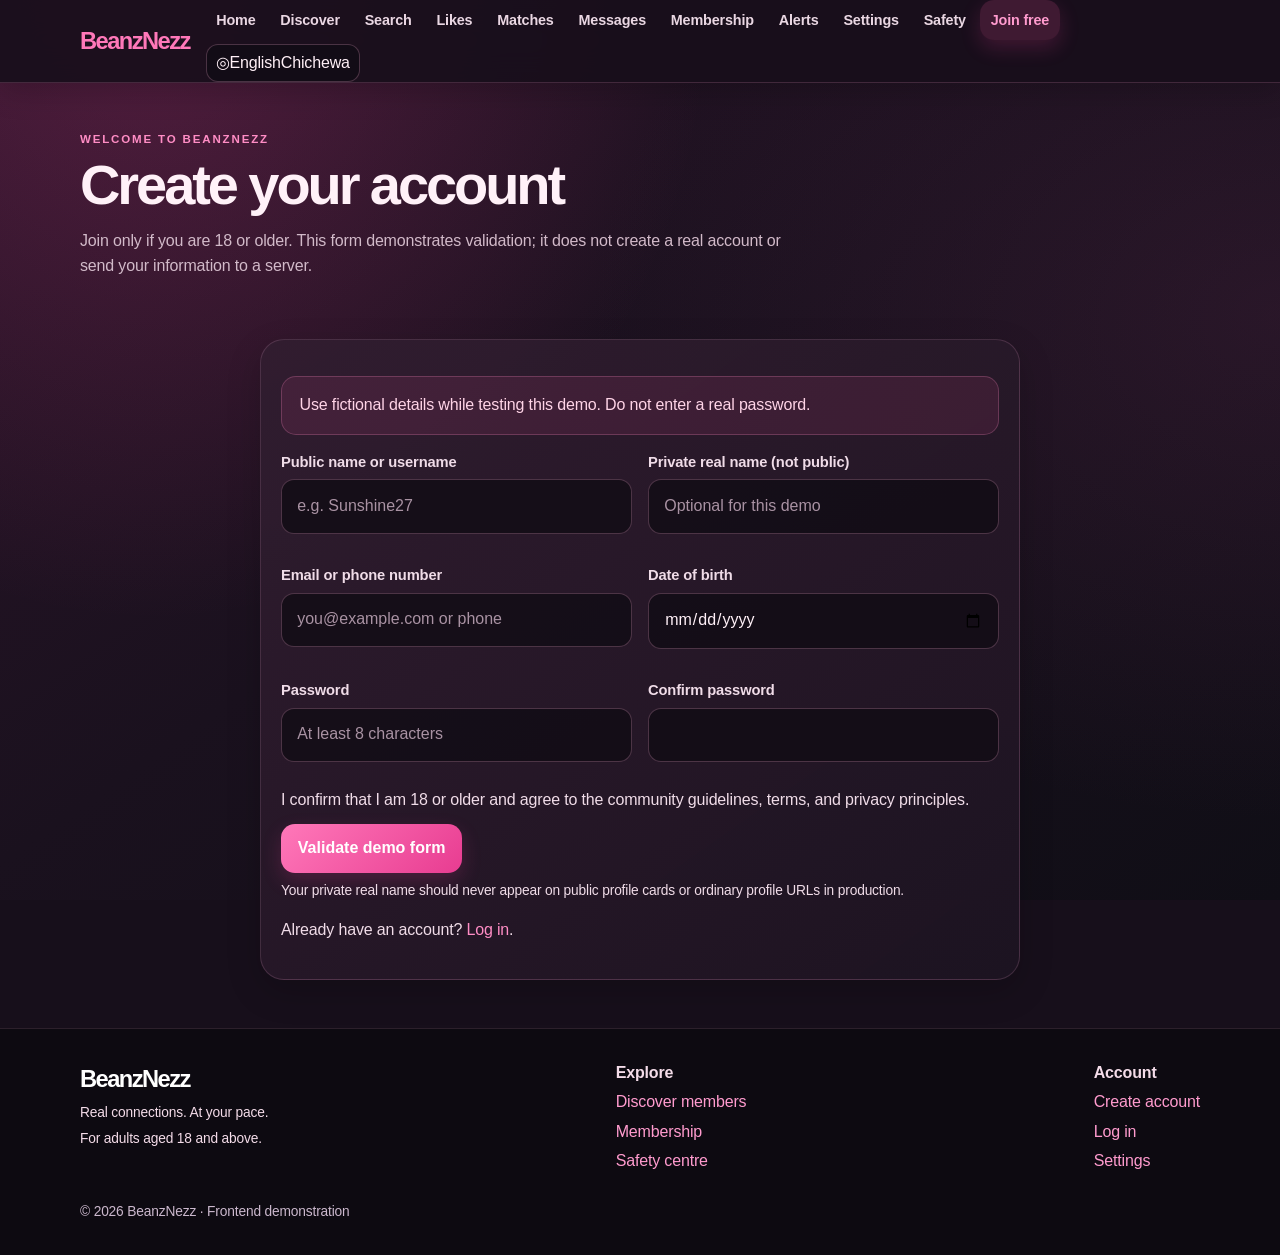
<file: signup.html>
<!doctype html>
<html lang="en"><head><meta charset="utf-8"><meta name="viewport" content="width=device-width,initial-scale=1"><meta name="description" content="BeanzNezz adult dating and lifestyle platform frontend demonstration."><meta name="theme-color" content="#ff3d9a"><title>Create an account | BeanzNezz</title><link rel="stylesheet" href="style.css"><script src="script.js" defer></script></head><body><header class="site-header"><div class="container nav-wrap"><a class="brand" href="index.html" aria-label="BeanzNezz home">Beanz<span>Nezz</span></a><button class="menu-toggle" aria-expanded="false" aria-label="Open navigation menu">☰ Menu</button><nav class="nav-links" aria-label="Main navigation"><a href="index.html">Home</a><a href="browse.html">Discover</a><a href="search.html">Search</a><a href="likes.html">Likes</a><a href="matches.html">Matches</a><a href="messages.html">Messages</a><a href="membership.html">Membership</a><a href="notifications.html">Alerts</a><a href="settings.html">Settings</a><a href="safety.html">Safety</a><a class="btn" href="signup.html">Join free</a><label class="language-control" aria-label="Choose language"><span class="language-globe" aria-hidden="true">◎</span><select class="language-select" id="language-select" aria-label="Language"><option value="en">English</option><option value="ny">Chichewa</option></select></label></nav></div></header><main>
<section class="page-intro container"><div class="eyebrow">Welcome to BeanzNezz</div><h1>Create your account</h1><p>Join only if you are 18 or older. This form demonstrates validation; it does not create a real account or send your information to a server.</p></section><section class="container"><form class="card form-card" id="signup-form"><div class="notice info">Use fictional details while testing this demo. Do not enter a real password.</div><div class="form-grid"><div class="field"><label for="signup-name">Public name or username</label><input id="signup-name" name="publicName" autocomplete="nickname" required placeholder="e.g. Sunshine27"></div><div class="field"><label for="real-name">Private real name (not public)</label><input id="real-name" name="realName" autocomplete="off" placeholder="Optional for this demo"></div><div class="field"><label for="signup-contact">Email or phone number</label><input id="signup-contact" name="contact" required autocomplete="username" placeholder="you@example.com or phone"></div><div class="field"><label for="dob">Date of birth</label><input id="dob" name="dob" type="date" required></div><div class="field"><label for="signup-password">Password</label><input id="signup-password" name="password" type="password" minlength="8" required autocomplete="new-password" placeholder="At least 8 characters"></div><div class="field"><label for="confirm-password">Confirm password</label><input id="confirm-password" name="confirm" type="password" minlength="8" required autocomplete="new-password"></div></div><label class="checkline"><input type="checkbox" name="terms" required><span>I confirm that I am 18 or older and agree to the <a href="safety.html">community guidelines</a>, terms, and privacy principles.</span></label><button type="submit">Validate demo form</button><p class="small muted">Your private real name should never appear on public profile cards or ordinary profile URLs in production.</p><p>Already have an account? <a href="login.html">Log in</a>.</p></form></section>
</main><footer class="footer"><div class="container footer-grid"><div><a class="brand" style="color:white" href="index.html">Beanz<span>Nezz</span></a><p class="small">Real connections. At your pace.</p><p class="small">For adults aged 18 and above.</p></div><div><strong>Explore</strong><p><a href="browse.html">Discover members</a></p><p><a href="membership.html">Membership</a></p><p><a href="safety.html">Safety centre</a></p></div><div><strong>Account</strong><p><a href="signup.html">Create account</a></p><p><a href="login.html">Log in</a></p><p><a href="settings.html">Settings</a></p></div></div><div class="container small" style="margin-top:1.4rem;color:#cbb8cd">© <span data-year></span> BeanzNezz · Frontend demonstration</div></footer><div class="toast hidden" role="status"></div></body></html>
</file>
<file: style.css>
:root{--ink:#29212b;--muted:#746a76;--plum:#ff3d9a;--berry:#e92f88;--rose:#fff0f8;--cream:#fffdfd;--gold:#ffd83d;--line:#f3dce9;--green:#26785a;--danger:#bd3346;--shadow:0 18px 48px rgba(85,36,67,.12);--peach:#fff0b3;--coral:#ff3d9a;--coral-deep:#e92f88;--surface:#ffffff;--pink:#ff3d9a;--yellow:#ffd83d}
*{box-sizing:border-box}html{scroll-behavior:smooth}body{margin:0;background:var(--cream);color:var(--ink);font-family:Arial,Helvetica,sans-serif;line-height:1.55}a{color:var(--plum);text-decoration:none}a:hover{text-decoration:underline}button,input,select,textarea{font:inherit}button,.btn{border:0;border-radius:12px;padding:.78rem 1.05rem;background:var(--plum);color:#fff;font-weight:700;cursor:pointer;display:inline-flex;align-items:center;justify-content:center;gap:.45rem;text-decoration:none}button:hover,.btn:hover{background:#3d1c45;text-decoration:none}button:focus-visible,a:focus-visible,input:focus-visible,select:focus-visible,textarea:focus-visible{outline:3px solid var(--gold);outline-offset:2px}.btn.secondary,button.secondary{background:#f0e4ef;color:var(--plum)}.btn.outline,button.outline{background:transparent;border:1px solid var(--plum);color:var(--plum)}.btn.danger,button.danger{background:#fff0f1;color:var(--danger);border:1px solid #f0c7cc}.small{font-size:.86rem}.muted{color:var(--muted)}.eyebrow{text-transform:uppercase;letter-spacing:.14em;font-size:.75rem;font-weight:800;color:var(--berry)}h1,h2,h3{line-height:1.16;margin:.25rem 0 .7rem}h1{font-size:clamp(2rem,5vw,3.5rem);letter-spacing:-.04em}h2{font-size:clamp(1.45rem,3vw,2rem)}h3{font-size:1.12rem}p{margin:.45rem 0 1rem}.container{width:min(1120px,92%);margin:auto}.site-header{position:sticky;top:0;z-index:20;background:rgba(255,250,247,.96);backdrop-filter:blur(12px);border-bottom:1px solid var(--line)}.nav-wrap{display:flex;align-items:center;justify-content:space-between;gap:1rem;min-height:76px}.brand{font-size:1.35rem;font-weight:900;letter-spacing:-.04em;color:var(--plum)}.brand span{color:var(--berry)}.nav-links{display:flex;align-items:center;gap:.25rem;flex-wrap:wrap}.nav-links a{padding:.55rem .65rem;border-radius:9px;font-size:.9rem;color:#594c5c}.nav-links a.active,.nav-links a:hover{background:var(--rose);color:var(--plum);text-decoration:none}.menu-toggle{display:none;padding:.55rem .7rem}.hero{padding:4.5rem 0 3.5rem;background:radial-gradient(circle at 90% 10%,#f3dce9 0,transparent 32%),linear-gradient(120deg,#fffaf7,#f9edf4)}.hero-grid{display:grid;grid-template-columns:1.15fr .85fr;gap:3rem;align-items:center}.hero p{font-size:1.12rem;max-width:600px;color:#655768}.hero-actions{display:flex;gap:.75rem;flex-wrap:wrap;margin-top:1.4rem}.hero-art{min-height:320px;border-radius:28px;background:linear-gradient(145deg,#572a60,#a83d72);position:relative;overflow:hidden;display:grid;place-items:center;box-shadow:var(--shadow)}.hero-art:before,.hero-art:after{content:"";position:absolute;border:1px solid rgba(255,255,255,.25);border-radius:50%;width:300px;height:300px}.hero-art:after{width:220px;height:220px}.heart-mark{font-size:7rem;color:#fff;z-index:1;text-shadow:0 10px 30px #2c1035}.art-note{position:absolute;bottom:1rem;left:1rem;color:#fff;background:#ffffff20;padding:.65rem .8rem;border-radius:12px;z-index:2}.section{padding:3.2rem 0}.section.soft{background:#f8eff5}.section-head{display:flex;align-items:end;justify-content:space-between;gap:1rem;margin-bottom:1.5rem}.grid{display:grid;gap:1.2rem}.grid.two{grid-template-columns:repeat(2,minmax(0,1fr))}.grid.three{grid-template-columns:repeat(3,minmax(0,1fr))}.grid.four{grid-template-columns:repeat(4,minmax(0,1fr))}.card{background:#fff;border:1px solid var(--line);border-radius:18px;padding:1.25rem;box-shadow:0 4px 16px rgba(48,25,51,.035)}.card h3{margin-top:.15rem}.feature-icon{width:44px;height:44px;display:grid;place-items:center;background:var(--rose);color:var(--plum);border-radius:13px;font-size:1.3rem;margin-bottom:.8rem}.stat{font-size:2rem;font-weight:900;color:var(--plum)}.page-intro{padding:2.7rem 0 1.6rem}.page-intro p{max-width:720px;color:var(--muted)}.notice{padding:1rem 1.1rem;border-radius:12px;background:#fff4df;border:1px solid #f0d5a6;color:#6a4a1b;margin:1rem 0}.notice.info{background:#f1eaf5;border-color:#dfcce8;color:#4d2b59}.notice.success{background:#e9f7ef;border-color:#c1e5cf;color:#24583d}.notice.error{background:#fff0f1;border-color:#efc4ca;color:#8a2635}.form-card{max-width:760px;margin:1rem auto 3rem}.form-grid{display:grid;grid-template-columns:repeat(2,minmax(0,1fr));gap:1rem}.field{display:flex;flex-direction:column;gap:.35rem;margin-bottom:.9rem}.field.full{grid-column:1/-1}.field label{font-weight:700;font-size:.92rem}.field input,.field select,.field textarea,.chat-input input{width:100%;border:1px solid #d9cbd9;background:#fff;border-radius:10px;padding:.78rem .85rem;color:var(--ink)}.field textarea{min-height:110px;resize:vertical}.checkline{display:flex;align-items:flex-start;gap:.6rem;margin:.7rem 0}.checkline input{margin-top:.35rem}.form-actions{display:flex;gap:.7rem;flex-wrap:wrap;margin-top:1rem}.stepper{display:flex;gap:.45rem;margin:1.2rem 0}.step{flex:1;text-align:center;padding:.65rem .3rem;border-radius:10px;background:#f0e8f0;color:var(--muted);font-size:.82rem;font-weight:700}.step.active{background:var(--plum);color:#fff}.step.done{background:#dff1e6;color:#28634c}.profile-card{padding:0;overflow:hidden}.profile-photo{height:230px;background:#ead9e7;position:relative;overflow:hidden}.profile-photo img{width:100%;height:100%;object-fit:cover;display:block}.profile-photo .photo-placeholder{height:100%;display:grid;place-items:center;font-size:4rem;color:#fff;background:linear-gradient(145deg,#75417a,#d58aac)}.profile-body{padding:1rem}.profile-body p{font-size:.92rem;color:var(--muted)}.tags{display:flex;gap:.4rem;flex-wrap:wrap;margin:.65rem 0}.tag{font-size:.75rem;padding:.3rem .55rem;background:#f7edf3;color:#6b3763;border-radius:999px}.card-actions{display:flex;gap:.5rem;margin-top:.85rem}.card-actions button{flex:1;padding:.65rem .45rem;font-size:.87rem}.toolbar{display:flex;align-items:end;gap:.75rem;flex-wrap:wrap;margin:1rem 0 1.4rem}.toolbar .field{margin:0;min-width:150px;flex:1}.toolbar .field label{font-size:.82rem}.empty-state{text-align:center;padding:2.5rem 1rem;background:#fff;border:1px dashed #d7c5d7;border-radius:18px}.empty-state .feature-icon{margin:0 auto 1rem}.pill{display:inline-block;border-radius:999px;padding:.25rem .6rem;background:#f1e6f0;color:var(--plum);font-size:.75rem;font-weight:800}.price{font-size:2rem;font-weight:900;color:var(--plum);margin:.5rem 0}.price small{font-size:.85rem;font-weight:500;color:var(--muted)}.plan{position:relative}.plan.featured{border:2px solid var(--berry)}.plan ul{padding-left:1.15rem;color:var(--muted)}.plan li{margin:.45rem 0}.plan .btn{width:100%;margin-top:.8rem}.chat-layout{display:grid;grid-template-columns:300px 1fr;gap:1rem;min-height:520px}.conversation-list{padding:0;overflow:hidden}.conversation{display:flex;gap:.7rem;align-items:center;padding:.9rem;border-bottom:1px solid var(--line);cursor:pointer;background:#fff}.conversation.active,.conversation:hover{background:#f8edf4}.avatar{width:43px;height:43px;flex:0 0 43px;border-radius:50%;display:grid;place-items:center;background:linear-gradient(145deg,#75417a,#d58aac);color:#fff;font-weight:800}.conversation p{margin:0;font-size:.84rem}.chat-window{display:flex;flex-direction:column;min-width:0}.chat-title{padding:1rem;border-bottom:1px solid var(--line)}.messages{padding:1rem;flex:1;min-height:280px;max-height:450px;overflow:auto;background:#fff9fc}.bubble{max-width:78%;padding:.75rem .9rem;border-radius:15px;margin:.5rem 0;background:#eee3ef}.bubble.mine{margin-left:auto;background:var(--plum);color:#fff;border-bottom-right-radius:4px}.bubble small{display:block;opacity:.7;font-size:.72rem;margin-top:.25rem}.chat-input{display:flex;gap:.5rem;padding:.8rem;border-top:1px solid var(--line);background:#fff}.chat-input input{flex:1;min-width:0}.footer{padding:2rem 0;background:#2d1b32;color:#eee1ef;margin-top:3rem}.footer-grid{display:flex;justify-content:space-between;gap:2rem;flex-wrap:wrap}.footer a{color:#f3cfe1}.footer p{margin:.3rem 0}.list-row{display:flex;gap:1rem;align-items:flex-start;padding:1rem 0;border-bottom:1px solid var(--line)}.list-row:last-child{border-bottom:0}.list-row .feature-icon{flex:0 0 44px}.list-row p{margin:.2rem 0;color:var(--muted)}.setting-row{display:flex;justify-content:space-between;align-items:center;gap:1rem;padding:1rem 0;border-bottom:1px solid var(--line)}.setting-row:last-child{border:0}.toggle{width:48px;height:28px;border-radius:99px;background:#d6cbd6;padding:3px;display:inline-flex;cursor:pointer;border:0}.toggle:after{content:"";height:22px;width:22px;border-radius:50%;background:white;transition:transform .2s}.toggle[aria-checked="true"]{background:var(--green)}.toggle[aria-checked="true"]:after{transform:translateX(20px)}.table-wrap{overflow-x:auto}table{width:100%;border-collapse:collapse;background:#fff;border-radius:12px;overflow:hidden}th,td{text-align:left;padding:.8rem;border-bottom:1px solid var(--line);font-size:.9rem}th{background:#f5eaf2;color:var(--plum)}.badge{display:inline-block;padding:.25rem .5rem;border-radius:8px;background:#fff1d7;color:#7b531a;font-size:.75rem;font-weight:800}.badge.green{background:#e4f5e9;color:#28634c}.hidden{display:none!important}.toast{position:fixed;bottom:1rem;right:1rem;z-index:50;background:#2d1b32;color:#fff;padding:.9rem 1.1rem;border-radius:12px;box-shadow:var(--shadow);max-width:min(380px,90vw)}.inline-link{background:none;color:var(--plum);padding:0;text-decoration:underline}.photo-lock{background:#eee5ef;border:1px dashed #c6b3ca;border-radius:12px;padding:1rem;text-align:center}.progress-track{height:8px;background:#eee4ed;border-radius:20px;overflow:hidden}.progress-track span{display:block;height:100%;background:var(--berry);width:20%;transition:width .2s}.review-box{background:#fbf5fa;border-radius:12px;padding:1rem}.center{text-align:center}.spacer{height:1rem}
@media(max-width:900px){.nav-links{display:none;position:absolute;left:0;right:0;top:76px;background:var(--cream);padding:1rem 4%;border-bottom:1px solid var(--line);box-shadow:var(--shadow);flex-direction:column;align-items:stretch}.nav-links.open{display:flex}.nav-links a{padding:.7rem}.menu-toggle{display:inline-flex}.hero-grid{grid-template-columns:1fr;gap:2rem}.hero-art{min-height:230px}.grid.four{grid-template-columns:repeat(2,minmax(0,1fr))}.grid.three{grid-template-columns:repeat(2,minmax(0,1fr))}.chat-layout{grid-template-columns:1fr}.conversation-list{display:grid;grid-template-columns:repeat(2,minmax(0,1fr))}.conversation{border-right:1px solid var(--line)}}
@media(max-width:600px){.section{padding:2.3rem 0}.hero{padding:3rem 0 2.5rem}.grid.two,.grid.three,.grid.four,.form-grid{grid-template-columns:1fr}.field.full{grid-column:auto}.section-head{align-items:flex-start;flex-direction:column}.profile-photo{height:260px}.step{font-size:.68rem;padding:.55rem .1rem}.conversation-list{grid-template-columns:1fr}.chat-input{flex-wrap:wrap}.chat-input input{flex-basis:100%}.toolbar .field{min-width:calc(50% - .5rem)}.setting-row{align-items:flex-start}.card{padding:1rem}.profile-card{padding:0}}


/* BeanzNezz premium coral redesign */
html{scroll-padding-top:90px}
body{background:var(--cream);font-family:Inter,-apple-system,BlinkMacSystemFont,"Segoe UI",Arial,sans-serif;letter-spacing:-.01em}
a{color:var(--coral-deep)}
.site-header{background:rgba(255,253,252,.92);border-bottom:1px solid rgba(242,222,217,.85);box-shadow:0 5px 24px rgba(60,35,38,.035)}
.nav-wrap{min-height:72px}
.brand{font-size:1.48rem;letter-spacing:-.065em;color:#25232b}
.brand span{color:var(--coral)}
.nav-links a{font-weight:650;color:#615a62;transition:background .18s ease,color .18s ease,transform .18s ease}
.nav-links a.active,.nav-links a:hover{background:#fff0ed;color:#d9364d}
.nav-links .btn,.btn,button{background:linear-gradient(135deg,#ff6470 0%,#f0445b 100%);box-shadow:0 8px 18px rgba(240,68,91,.16);border-radius:14px;transition:transform .18s ease,box-shadow .18s ease,filter .18s ease}
.nav-links .btn:hover,.btn:hover,button:hover{background:linear-gradient(135deg,#f65365 0%,#df344d 100%);box-shadow:0 12px 22px rgba(240,68,91,.22);transform:translateY(-1px)}
.btn.secondary,button.secondary{background:#fff0ed;color:#d9364d;box-shadow:none;border:1px solid #ffe0d8}
.btn.secondary:hover,button.secondary:hover{background:#ffe4dc}
.btn.outline,button.outline{border:1px solid #f0a9a5;color:#e34257;background:#fff;box-shadow:none}
button:focus-visible,a:focus-visible,input:focus-visible,select:focus-visible,textarea:focus-visible{outline:3px solid #ffb99e;outline-offset:3px}
.hero{position:relative;overflow:hidden;padding:5rem 0 4.5rem;background:radial-gradient(ellipse at 82% 8%,rgba(255,193,173,.65) 0,transparent 32%),radial-gradient(ellipse at 8% 90%,rgba(255,224,209,.65) 0,transparent 35%),linear-gradient(135deg,#fffdfc 0%,#fff6f2 56%,#fff0ed 100%)}
.hero:after{content:"";position:absolute;right:-90px;top:-130px;width:360px;height:360px;border:1px solid rgba(255,82,99,.12);border-radius:50%;pointer-events:none}
.hero-grid{position:relative;z-index:1;gap:3.5rem}
.hero h1{max-width:700px;font-size:clamp(2.65rem,6vw,5rem);letter-spacing:-.065em;line-height:1.02}
.hero p{line-height:1.75;color:#6b626b}
.hero-art{min-height:420px;border-radius:32px;background:radial-gradient(circle at 70% 18%,rgba(255,224,209,.9),transparent 32%),linear-gradient(145deg,#ff8c85 0%,#ff5263 55%,#d92f51 100%);box-shadow:0 28px 70px rgba(225,61,81,.22)}
.hero-art:before,.hero-art:after{border-color:rgba(255,255,255,.36)}
.heart-mark{font-size:8rem;text-shadow:0 12px 35px rgba(133,20,45,.22)}
.art-note{background:rgba(255,255,255,.2);backdrop-filter:blur(16px);border:1px solid rgba(255,255,255,.28);border-radius:16px;left:1.2rem;bottom:1.2rem}
.eyebrow{color:#e7475b;letter-spacing:.16em;font-size:.72rem}
h1,h2,h3{letter-spacing:-.035em}
.section{padding:4rem 0}
.section.soft{background:linear-gradient(180deg,#fff7f4,#fff0ed)}
.card{border:1px solid rgba(242,222,217,.92);border-radius:22px;box-shadow:0 8px 30px rgba(70,39,41,.045);transition:transform .2s ease,box-shadow .2s ease}
.card:hover{box-shadow:0 15px 36px rgba(70,39,41,.085)}
.feature-icon{background:linear-gradient(135deg,#fff0ed,#ffe0d1);color:#e7475b;border-radius:15px}
.stat,.price{color:#e7475b}
.page-intro{padding:3rem 0 1.8rem;background:linear-gradient(120deg,#fffdfc,#fff4f0)}
.page-intro h1{letter-spacing:-.055em}
.notice{border-radius:15px}
.notice.info{background:#fff3ef;border-color:#ffd8cd;color:#8c3b43}
.form-card{border-radius:24px}
.field input,.field select,.field textarea,.chat-input input{border:1px solid #ead9d6;border-radius:13px;padding:.86rem .95rem;transition:border-color .18s ease,box-shadow .18s ease}
.field input:focus,.field select:focus,.field textarea:focus,.chat-input input:focus{border-color:#ff8b8e;box-shadow:0 0 0 4px rgba(255,82,99,.09);outline:none}
.step{background:#fff0ed;color:#9b7374;border:1px solid #ffe1d8}
.step.active{background:linear-gradient(135deg,#ff6470,#ed4058);color:white;border-color:transparent}
.profile-card{border-radius:23px}
.profile-photo{height:300px;background:#ffe0d1}
.profile-photo .photo-placeholder{background:linear-gradient(145deg,#ff9b8e,#f04b62)}
.profile-body{padding:1.15rem}
.tag,.pill{background:#fff0ed;color:#d94357}
.card-actions button{box-shadow:none}
.card-actions button.secondary{background:#fff0ed}
.plan.featured{border:2px solid #ff6470;box-shadow:0 18px 40px rgba(240,68,91,.1)}
.plan.featured:before{content:"POPULAR CHOICE";display:inline-block;background:#fff0ed;color:#dc3c53;border-radius:999px;padding:.32rem .65rem;font-size:.68rem;font-weight:900;letter-spacing:.08em;margin-bottom:.8rem}
.avatar{background:linear-gradient(145deg,#ff8b85,#ef4359)}
.conversation.active,.conversation:hover{background:#fff4f0}
.messages{background:linear-gradient(180deg,#fffaf8,#fff3ef)}
.bubble{background:#ffe8e1;color:#493c40}
.bubble.mine{background:linear-gradient(135deg,#ff6470,#ed4058);border-bottom-right-radius:5px}
.footer{background:#25232b;color:#f8eeee}
.footer .brand{color:#fff}
.footer a{color:#ffc7b7}
.table-wrap{border-radius:16px}
th{background:#fff0ed;color:#b52f46}
.toggle[aria-checked="true"]{background:#ef5264}
.progress-track{background:#ffe9e2}
.progress-track span{background:linear-gradient(90deg,#ff8b85,#ef4359)}
.review-box{background:#fff6f2}
.empty-state{border-color:#f1c9c0;background:linear-gradient(180deg,#fff,#fff8f5)}
.toast{background:#29252c;border:1px solid rgba(255,255,255,.08);border-radius:15px}
.list-row{border-color:#f2e3df}
.badge{background:#fff0d9;color:#87531b}
@media (hover:hover){.profile-card:hover{transform:translateY(-3px)}}
@media(max-width:900px){
  .nav-wrap{min-height:66px}
  .nav-links{top:66px;background:rgba(255,253,252,.98);backdrop-filter:blur(16px)}
  .hero{padding:3.5rem 0 3rem}
  .hero-grid{gap:2rem}
  .hero-art{min-height:280px;border-radius:27px}
  .section{padding:3rem 0}
}
@media(max-width:600px){
  body{padding-bottom:76px}
  .container{width:min(100% - 30px,1120px)}
  .nav-wrap{min-height:64px}
  .brand{font-size:1.38rem}
  .menu-toggle{border-radius:12px;padding:.55rem .75rem;font-size:.86rem;box-shadow:none}
  /* Four-item thumb-friendly navigation dock */
  .nav-links{display:flex;position:fixed;left:10px;right:10px;top:auto;bottom:9px;z-index:60;padding:8px 6px calc(8px + env(safe-area-inset-bottom));border:1px solid rgba(240,210,203,.9);border-radius:20px;background:rgba(255,255,255,.96);box-shadow:0 12px 36px rgba(63,35,39,.16);backdrop-filter:blur(18px);flex-direction:row;align-items:stretch;justify-content:space-around;gap:2px}
  .nav-links>a{display:none;text-align:center;flex:1;min-width:0;padding:.45rem .1rem;border-radius:13px;font-size:.68rem;line-height:1.2;white-space:nowrap}
  .nav-links>a:nth-child(2),.nav-links>a:nth-child(4),.nav-links>a:nth-child(5),.nav-links>a:nth-child(6){display:flex;flex-direction:column;align-items:center;justify-content:center;gap:4px}
  .nav-links>a:nth-child(2):before{content:"⌕";font-size:1.18rem;line-height:1}
  .nav-links>a:nth-child(4):before{content:"♡";font-size:1.2rem;line-height:1}
  .nav-links>a:nth-child(5):before{content:"✦";font-size:1.08rem;line-height:1}
  .nav-links>a:nth-child(6):before{content:"▢";font-size:1.05rem;line-height:1}
  .nav-links>a.active{background:#fff0ed;color:#dc3c53}
  .nav-links.open{position:absolute;left:0;right:0;top:64px;bottom:auto;display:flex;flex-direction:column;align-items:stretch;gap:3px;padding:12px 15px;border-radius:0 0 18px 18px;border:1px solid var(--line);box-shadow:var(--shadow);background:#fffdfc}
  .nav-links.open>a{display:flex;flex-direction:row;justify-content:flex-start;text-align:left;padding:.75rem .8rem;font-size:.9rem}
  .nav-links.open>a:before{display:none}
  .nav-links.open>a:last-child{justify-content:center}
  .hero{padding:2.8rem 0 2.5rem}
  .hero h1{font-size:clamp(2.45rem,12vw,3.45rem);line-height:1.01}
  .hero p{font-size:1rem;line-height:1.7}
  .hero-actions{display:grid;grid-template-columns:1fr;gap:.65rem}
  .hero-actions .btn{width:100%;padding:.9rem 1rem}
  .hero-art{min-height:245px;border-radius:25px}
  .heart-mark{font-size:6rem}
  .art-note{font-size:.9rem}
  .section{padding:2.6rem 0}
  .section-head{gap:.6rem}
  .grid.two,.grid.three,.grid.four{grid-template-columns:1fr}
  .card{border-radius:19px;padding:1.05rem}
  .profile-card{padding:0}
  .profile-photo{height:clamp(245px,75vw,360px)}
  .page-intro{padding:2.1rem 0 1.1rem}
  .page-intro h1{font-size:2.35rem}
  .form-card{margin:.8rem auto 2rem;padding:1.1rem}
  .form-grid{grid-template-columns:1fr;gap:.2rem}
  .field.full{grid-column:auto}
  .form-actions{display:grid;grid-template-columns:1fr}
  .form-actions .btn,.form-actions button{width:100%}
  .toolbar{gap:.6rem}
  .toolbar .field{min-width:calc(50% - .4rem)}
  .chat-layout{min-height:0}
  .conversation-list{grid-template-columns:1fr;max-height:230px;overflow:auto}
  .chat-window{min-height:400px;border-radius:18px;overflow:hidden}
  .messages{min-height:250px}
  .chat-input{flex-wrap:nowrap;align-items:center}
  .chat-input input{flex-basis:0}
  .chat-input button{padding:.7rem .85rem}
  .setting-row{gap:.7rem}
  th,td{padding:.65rem;font-size:.82rem}
  .footer{padding:1.6rem 0;margin-top:2rem}
  .footer-grid{gap:1.2rem}
}
@media(prefers-reduced-motion:reduce){*,*::before,*::after{scroll-behavior:auto!important;transition:none!important;animation:none!important}}


/* BeanzNezz hot-pink + sunshine-yellow premium identity */
body{background:#fffdfd;color:#29212b}
a{color:#e92f88}
.site-header{background:rgba(255,253,253,.95);border-bottom:1px solid #f3dce9;box-shadow:0 5px 24px rgba(85,36,67,.04)}
.brand span{color:#ff3d9a}
.nav-links a.active,.nav-links a:hover{background:#fff0f8;color:#c91e76}
.nav-links .btn,.btn,button{background:linear-gradient(135deg,#ff55ad 0%,#f42b91 100%);box-shadow:0 8px 18px rgba(233,47,136,.18);border-radius:14px}
.nav-links .btn:hover,.btn:hover,button:hover{background:linear-gradient(135deg,#ff329c 0%,#d91f7c 100%);box-shadow:0 12px 22px rgba(233,47,136,.24);transform:translateY(-1px)}
.btn.secondary,button.secondary{background:#fff0b3;color:#6c4b00;border:1px solid #f4d75b;box-shadow:none}
.btn.secondary:hover,button.secondary:hover{background:#ffe779}
.btn.outline,button.outline{border:1px solid #ff9bce;color:#df247f;background:#fff;box-shadow:none}
.hero{background:radial-gradient(ellipse at 82% 8%,rgba(255,216,61,.65) 0,transparent 32%),radial-gradient(ellipse at 8% 90%,rgba(255,160,215,.42) 0,transparent 35%),linear-gradient(135deg,#fffdfd 0%,#fff5fb 56%,#fff0b3 100%)}
.hero:after{border-color:rgba(255,61,154,.15)}
.hero-art{background:radial-gradient(circle at 70% 18%,rgba(255,216,61,.95),transparent 32%),linear-gradient(145deg,#ff8dcc 0%,#ff3d9a 55%,#d81d7b 100%);box-shadow:0 28px 70px rgba(233,47,136,.22)}
.art-note{background:rgba(255,255,255,.23);border:1px solid rgba(255,255,255,.35)}
.eyebrow{color:#df247f}
.section.soft,.page-intro{background:linear-gradient(120deg,#fff6fb,#fff0b3)}
.feature-icon{background:linear-gradient(135deg,#fff0f8,#fff0b3);color:#e92f88}
.notice.info{background:#fff5fb;border-color:#ffc5e2;color:#8c315f}
.step{background:#fff0f8;color:#9b6684;border:1px solid #f9d1e7}
.step.active{background:linear-gradient(135deg,#ff55ad,#e92f88);color:#fff;border-color:transparent}
.tag,.pill{background:#fff0f8;color:#c91e76}
.plan.featured{border:2px solid #ff3d9a;box-shadow:0 18px 40px rgba(233,47,136,.12)}
.plan.featured:before{background:#fff0b3;color:#6c4b00}
.conversation.active,.conversation:hover{background:#fff0f8}
.messages{background:linear-gradient(180deg,#fffdfd,#fff4fa)}
.bubble{background:#fff0b3;color:#4c3c1c}
.bubble.mine{background:linear-gradient(135deg,#ff55ad,#e92f88);color:#fff}
th{background:#fff0f8;color:#b71d70}
.toggle[aria-checked="true"]{background:#ff3d9a}
.progress-track{background:#fff0f8}
.progress-track span{background:linear-gradient(90deg,#ffd83d,#ff3d9a)}
.review-box{background:#fff6fb}
.empty-state{border-color:#f3d0e5;background:linear-gradient(180deg,#fff,#fff7fb)}
.footer{background:#29212b;color:#fff1f8}
.footer .brand{color:#fff}
.footer a{color:#ffd83d}
@media(max-width:600px){
 .nav-links{border-color:#f3d2e5;box-shadow:0 12px 36px rgba(85,36,67,.16)}
 .nav-links>a.active{background:#fff0f8;color:#c91e76}
}


.language-control{display:inline-flex;align-items:center;gap:.35rem;padding:.35rem .55rem;border:1px solid #f3dce9;border-radius:12px;background:#fff;white-space:nowrap}
.language-globe{color:#e92f88;font-size:1rem}
.language-select{appearance:auto;max-width:100px;border:0;background:transparent;color:#4b3b48;font:inherit;font-size:.82rem;font-weight:700;padding:.15rem;outline:none;cursor:pointer}
.language-select:focus-visible{outline:2px solid #ff3d9a;outline-offset:2px}
.hero .eyebrow:before{content:"";display:inline-block;width:18px;height:4px;background:#ffd83d;border-radius:4px;vertical-align:middle;margin-right:.5rem}
.card .feature-icon{box-shadow:inset 0 0 0 1px rgba(255,216,61,.35)}
@media(max-width:900px){.language-control{margin-left:.25rem}}
@media(max-width:600px){.nav-links:not(.open) .language-control{display:none}.nav-links.open .language-control{display:flex;align-self:flex-start;margin:.35rem 0}.language-select{max-width:130px}}


/* Romantic, photo-led discovery visuals */
.hero-art{
  background:
    linear-gradient(145deg,rgba(255,61,154,.36),rgba(72,13,52,.34)),
    url("https://images.unsplash.com/photo-1622013384127-17206033d247?auto=format&fit=crop&w=1400&q=85") center 42%/cover,
    linear-gradient(145deg,#ff8dcc 0%,#ff3d9a 55%,#d81d7b 100%);
  position:relative;
  overflow:hidden;
}
.hero-art:before{background:linear-gradient(180deg,rgba(39,14,31,.04),rgba(39,14,31,.24))}
.profile-photo{overflow:hidden;background:#fff0f8}
.profile-photo img{display:block;width:100%;height:100%;object-fit:cover;object-position:center 30%;transition:transform .45s ease,filter .3s ease}
.profile-card:hover .profile-photo img{transform:scale(1.035);filter:saturate(1.05)}
.profile-photo:after{content:"";position:absolute;inset:auto 0 0;height:30%;background:linear-gradient(transparent,rgba(36,12,29,.12));pointer-events:none}
.profile-photo{position:relative}
@media(max-width:600px){.profile-photo{height:clamp(280px,88vw,430px)}}


/* Refined BeanzNezz: plain white canvas, muted pink/charcoal photography */
html,body{background:#fff!important;color:#27242a}
body{background:#fff!important}
.site-header{background:#fff!important;box-shadow:0 3px 16px rgba(35,25,30,.035);border-bottom:1px solid #f0edf0}
.hero{background:#fff!important;position:relative}
.hero:before{content:"";position:absolute;inset:0;background:linear-gradient(110deg,rgba(255,61,154,.035),transparent 44%,rgba(0,0,0,.025));pointer-events:none}
.hero:after{border-color:rgba(255,61,154,.07)}
.hero h1 span{color:#ec6aa9!important}
.hero p,.muted{color:#77727a}
.hero-art{background:linear-gradient(180deg,rgba(20,16,22,.05),rgba(20,16,22,.40)),url("https://images.unsplash.com/photo-1622013384127-17206033d247?auto=format&fit=crop&w=1400&q=85") center 40%/cover,#f8e9ef!important;box-shadow:none;border:1px solid #f3edf0}
.hero-art:before{background:linear-gradient(180deg,rgba(255,255,255,.08),rgba(0,0,0,.16))}
.heart-mark{color:#fff;text-shadow:0 4px 18px rgba(0,0,0,.2)}
.art-note{background:rgba(255,255,255,.83);color:#302932;border:1px solid rgba(255,255,255,.8);backdrop-filter:blur(12px)}
.eyebrow{color:#dc6a9c}
.section.soft,.page-intro{background:#fff!important}
.card,.form-card,.profile-card{box-shadow:0 5px 22px rgba(30,24,29,.045);border-color:#f0edf0}
.card:hover,.profile-card:hover{box-shadow:0 10px 30px rgba(30,24,29,.085)}
.feature-icon,.tag,.pill,.step{background:#fff0f7;color:#c14c82}
.btn,button,.nav-links .btn{background:#ed6ba7;color:#fff;box-shadow:0 5px 14px rgba(237,107,167,.14)}
.btn:hover,button:hover,.nav-links .btn:hover{background:#dc5896}
.btn.secondary,button.secondary{background:#fff0f7;color:#bc4a81;border:1px solid #f6d5e5;box-shadow:none}
.btn.outline,button.outline{background:#fff;color:#bc4a81;border:1px solid #e8bfd3;box-shadow:none}
.notice.info{background:#fff9fc;border-color:#f5dce8;color:#775568}
.step.active{background:#ed6ba7;color:#fff}
.plan.featured{border-color:#ed6ba7}
.plan.featured:before{background:#fff0f7;color:#bc4a81}
.conversation.active,.conversation:hover{background:#fff8fb}
.messages{background:#fff}
.bubble{background:#f8edf2;color:#41343b}
.bubble.mine{background:#ed6ba7;color:#fff}
th{background:#fff5fa;color:#a84676}
.progress-track{background:#f8e9f0}
.progress-track span{background:linear-gradient(90deg,#f5b5d0,#ed6ba7)}
.footer{background:#27242a}
.footer a{color:#f5b3d0}
.language-control{background:#fff;border-color:#eee6eb}
.language-globe{color:#dc6a9c}
.language-select{color:#514750}
.profile-photo{background:#f8eef3}
.profile-photo img{filter:saturate(.78) contrast(.97);transition:filter .3s ease,transform .45s ease}
.profile-card:hover .profile-photo img{filter:saturate(.9) contrast(1);transform:scale(1.025)}
.profile-photo:after{height:42%;background:linear-gradient(transparent,rgba(18,15,19,.38))}
.profile-body{background:#fff}
.hero-art .heart-mark{display:none}
@media(max-width:600px){
  .nav-links{background:rgba(255,255,255,.97);border-color:#f0e8ed}
  .nav-links>a.active{background:#fff0f7;color:#bc4a81}
  .hero{padding:2.4rem 0 2rem}
  .hero-art{min-height:260px;border-radius:22px}
  .hero-art .art-note{left:.8rem;bottom:.8rem}
}



/* BeanzNezz Pink-to-Dark Gradient Theme — consistent across all pages */
:root{
  --ink:#fff0f7;
  --muted:#d2bac9;
  --plum:#f04f9d;
  --berry:#ff78b9;
  --rose:rgba(240,79,157,.16);
  --cream:#160f19;
  --line:rgba(255,190,220,.18);
  --surface:rgba(35,22,36,.88);
  --pink:#f04f9d;
  --coral:#f04f9d;
  --coral-deep:#ce347f;
  --shadow:0 18px 48px rgba(0,0,0,.28);
}
html,body{background:#170f1b!important;color:#fff0f7}
body{
  background:
    radial-gradient(ellipse at 12% 0%,rgba(232,64,145,.22),transparent 35%),
    radial-gradient(ellipse at 100% 25%,rgba(98,42,81,.25),transparent 38%),
    linear-gradient(145deg,#2b1429 0%,#1a111e 48%,#100e16 100%) fixed!important;
  color:#fff0f7;
}
a{color:#ff8dc5}
.site-header{
  background:rgba(24,15,27,.91)!important;
  border-bottom:1px solid rgba(255,157,205,.18);
  box-shadow:0 8px 30px rgba(0,0,0,.2);
  backdrop-filter:blur(16px);
}
.brand,.brand span{color:#ff78b9}
.nav-links a{color:#ead7e3}
.nav-links a.active,.nav-links a:hover{background:rgba(240,79,157,.18);color:#ff9bce}
.hero{
  background:
    radial-gradient(ellipse at 82% 8%,rgba(238,70,151,.25),transparent 34%),
    linear-gradient(125deg,#35162e 0%,#241426 52%,#17101b 100%)!important;
  border-bottom:1px solid rgba(255,180,218,.08);
}
.hero:before{background:linear-gradient(110deg,rgba(255,90,170,.08),transparent 45%,rgba(0,0,0,.12))}
.hero h1,.hero h2,.hero h3,h1,h2,h3{color:#fff1f8}
.hero h1 span{color:#ff8fc5!important}
.hero p,.page-intro p,.profile-body p,.list-row p,.plan ul{color:#d2bac9}
.eyebrow{color:#ff8dc5}
.hero-art{
  background:
    linear-gradient(180deg,rgba(39,13,31,.14),rgba(18,10,20,.52)),
    url("https://images.unsplash.com/photo-1622013384127-17206033d247?auto=format&fit=crop&w=1400&q=85") center 40%/cover,
    linear-gradient(145deg,#8d3c70,#261427)!important;
  border:1px solid rgba(255,184,218,.22);
  box-shadow:0 25px 65px rgba(0,0,0,.3);
}
.hero-art:before{background:linear-gradient(180deg,rgba(30,12,25,.06),rgba(15,8,17,.32))}
.art-note{background:rgba(25,13,25,.62);color:#fff1f8;border:1px solid rgba(255,205,228,.22);backdrop-filter:blur(12px)}
.section,.section.soft,.page-intro{background:transparent!important}
.section.soft{background:linear-gradient(120deg,rgba(239,73,153,.08),rgba(17,12,20,.12))!important}
.card,.form-card,.profile-card,.empty-state{
  background:linear-gradient(145deg,rgba(49,29,48,.94),rgba(29,20,33,.96))!important;
  color:#fff0f7;
  border:1px solid rgba(255,175,215,.16)!important;
  box-shadow:0 12px 34px rgba(0,0,0,.18);
}
.card:hover,.profile-card:hover{box-shadow:0 16px 38px rgba(0,0,0,.3);border-color:rgba(255,120,185,.36)!important}
.feature-icon{background:rgba(240,79,157,.17);color:#ff9bce}
.stat,.price{color:#ff8fc5}
.tag,.pill{background:rgba(240,79,157,.16);color:#ffb5d7}
.btn,button,.nav-links .btn{
  background:linear-gradient(135deg,#ff78b9 0%,#e83c91 100%);
  color:#fff;
  box-shadow:0 8px 20px rgba(232,60,145,.2);
}
.btn:hover,button:hover,.nav-links .btn:hover{background:linear-gradient(135deg,#ff91c8,#d72c82)}
.btn.secondary,button.secondary{background:rgba(240,79,157,.14);color:#ffb6d8;border:1px solid rgba(255,143,197,.3);box-shadow:none}
.btn.outline,button.outline{background:transparent;color:#ffabd3;border:1px solid rgba(255,143,197,.55);box-shadow:none}
.btn.danger,button.danger{background:rgba(189,51,70,.18);color:#ffb8c1;border-color:rgba(255,140,155,.35)}
.field label,.checkline,.setting-row,.list-row,.card p,.card li,.card label{color:#f0dce8}
.field input,.field select,.field textarea,.chat-input input,.language-control{
  background:rgba(19,13,22,.88);
  color:#fff0f7;
  border:1px solid rgba(255,175,215,.24);
}
.field input::placeholder,.field textarea::placeholder,.chat-input input::placeholder{color:#a992a3}
.language-control{border-radius:12px}
.language-select{background:transparent;color:#fff0f7}
.language-select option{background:#211522;color:#fff0f7}
.notice{background:rgba(117,77,39,.2);border-color:rgba(242,194,126,.25);color:#ffe0b1}
.notice.info{background:rgba(240,79,157,.1);border-color:rgba(255,143,197,.24);color:#ffd4e7}
.notice.success{background:rgba(38,120,90,.18);border-color:rgba(104,211,157,.25);color:#c2f5d9}
.notice.error{background:rgba(189,51,70,.17);border-color:rgba(255,130,150,.28);color:#ffc4cc}
.step{background:rgba(240,79,157,.1);color:#d6b8ca;border:1px solid rgba(255,175,215,.13)}
.step.active{background:linear-gradient(135deg,#ff78b9,#e83c91);color:#fff}
.step.done{background:rgba(38,120,90,.24);color:#c2f5d9}
.profile-photo{background:#382039}
.profile-photo img{filter:saturate(.78) contrast(.94) brightness(.88)}
.profile-card:hover .profile-photo img{filter:saturate(.9) contrast(.98) brightness(.96)}
.profile-photo:after{background:linear-gradient(transparent,rgba(19,9,20,.48))}
.profile-photo .photo-placeholder{background:linear-gradient(145deg,#4a2948,#a4517d)}
.toolbar .field label{color:#e5cddd}
.empty-state{border:1px dashed rgba(255,175,215,.32)!important}
.conversation{background:rgba(34,22,36,.92);color:#fff0f7;border-bottom-color:rgba(255,175,215,.12)}
.conversation.active,.conversation:hover{background:rgba(240,79,157,.15)}
.avatar{background:linear-gradient(145deg,#6e345f,#d05b99)}
.chat-title{border-bottom-color:rgba(255,175,215,.16);color:#fff0f7}
.messages{background:linear-gradient(180deg,rgba(21,14,24,.98),rgba(39,20,37,.96))}
.bubble{background:rgba(240,79,157,.17);color:#ffeaf4}
.bubble.mine{background:linear-gradient(135deg,#ff78b9,#df378b);color:#fff}
.chat-input{background:rgba(31,19,32,.96);border-top-color:rgba(255,175,215,.16)}
.footer{background:#0d0a11;color:#f4dce9;border-top:1px solid rgba(255,175,215,.13)}
.footer .brand{color:#fff}
.footer a{color:#ff9bce}
th{background:rgba(240,79,157,.17);color:#ffb6d8}
td{color:#f0dce8}
table{background:rgba(34,22,36,.96)}
th,td{border-bottom-color:rgba(255,175,215,.14)}
.badge{background:rgba(255,216,61,.15);color:#ffe49b}
.badge.green{background:rgba(38,120,90,.22);color:#c2f5d9}
.toggle{background:#584252}
.toggle:after{background:#fff0f7}
.toggle[aria-checked="true"]{background:#f04f9d}
.toast{background:#2b172a;color:#fff0f7;border:1px solid rgba(255,175,215,.18)}
.photo-lock{background:rgba(240,79,157,.1);border-color:rgba(255,175,215,.24);color:#f0dce8}
.progress-track{background:rgba(240,79,157,.14)}
.progress-track span{background:linear-gradient(90deg,#ff8fc5,#e83c91)}
.review-box{background:rgba(240,79,157,.09);color:#f7dce9}
.inline-link{color:#ff9bce}
@media(max-width:600px){
 .nav-links{background:rgba(24,15,27,.97);border-color:rgba(255,175,215,.2)}
 .nav-links>a.active{background:rgba(240,79,157,.18);color:#ff9bce}
 .nav-links.open{background:rgba(24,15,27,.98);border-color:rgba(255,175,215,.2)}
}
</file>
